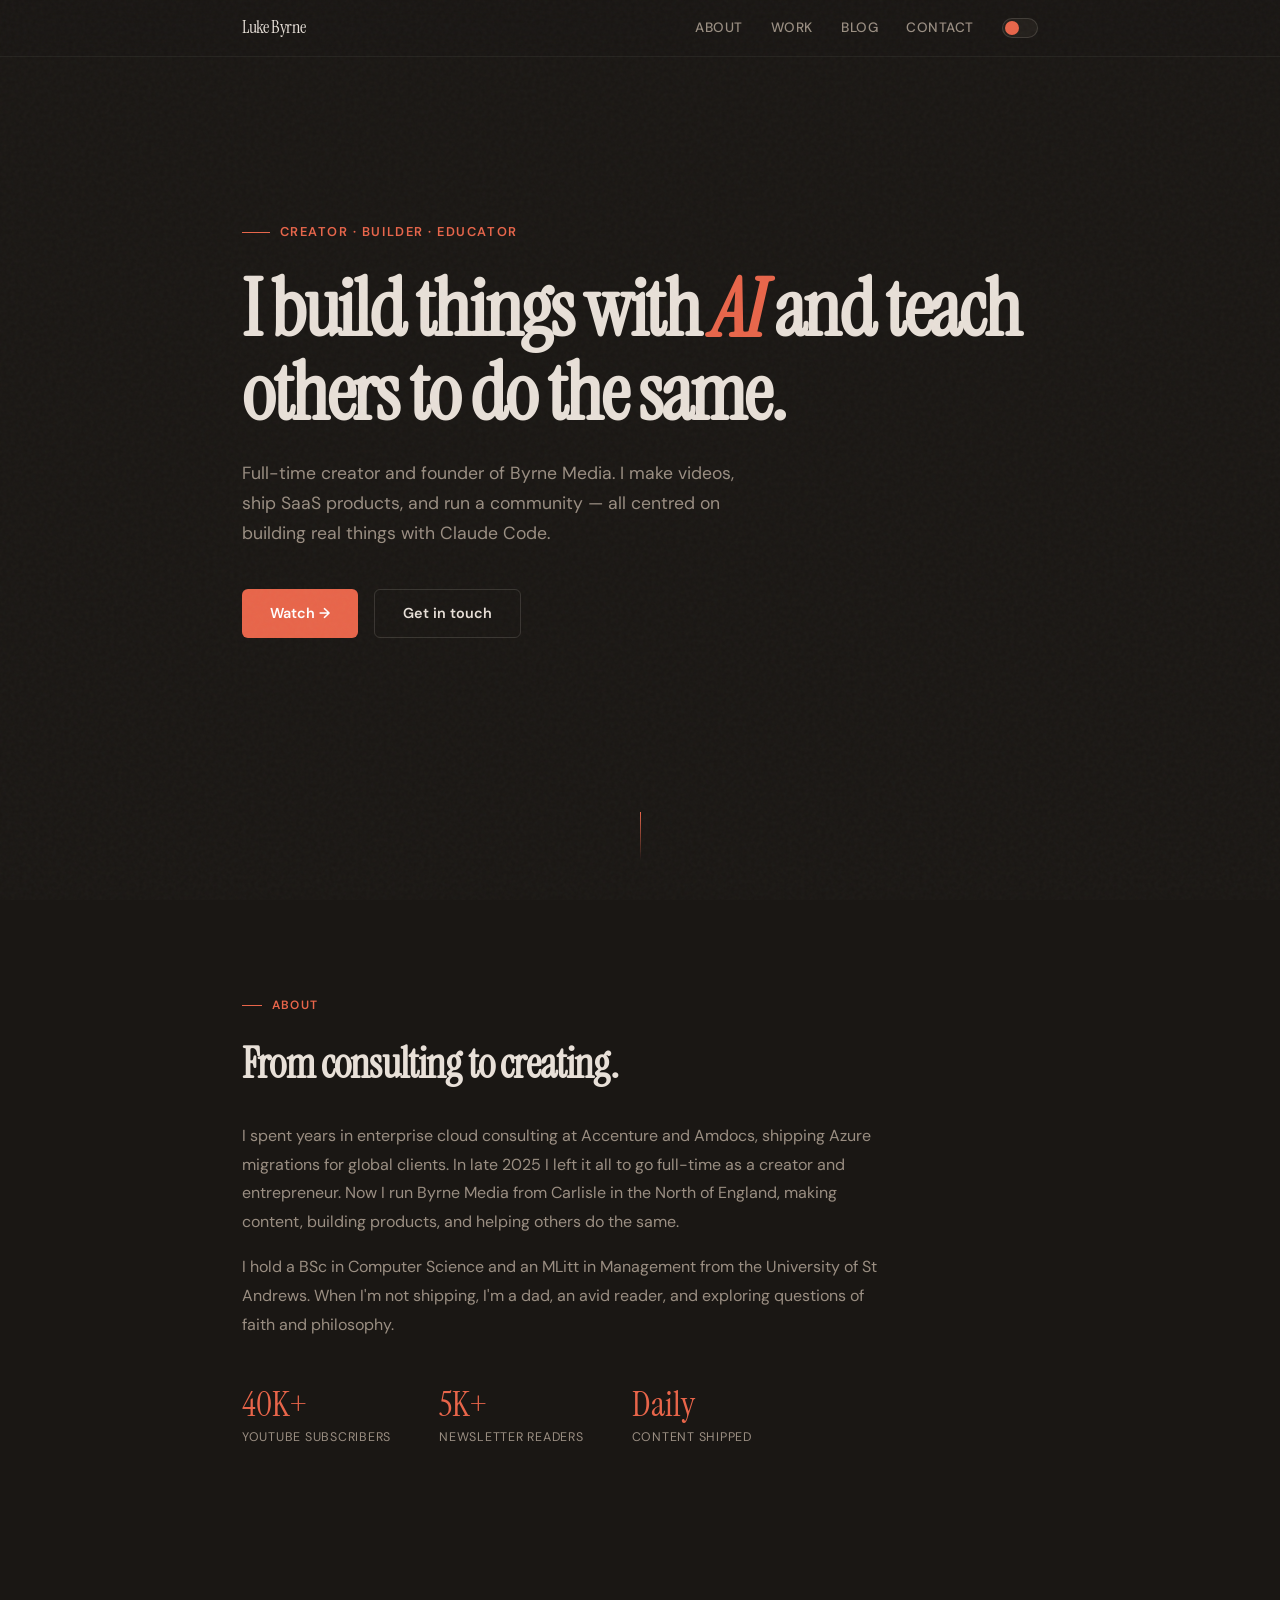
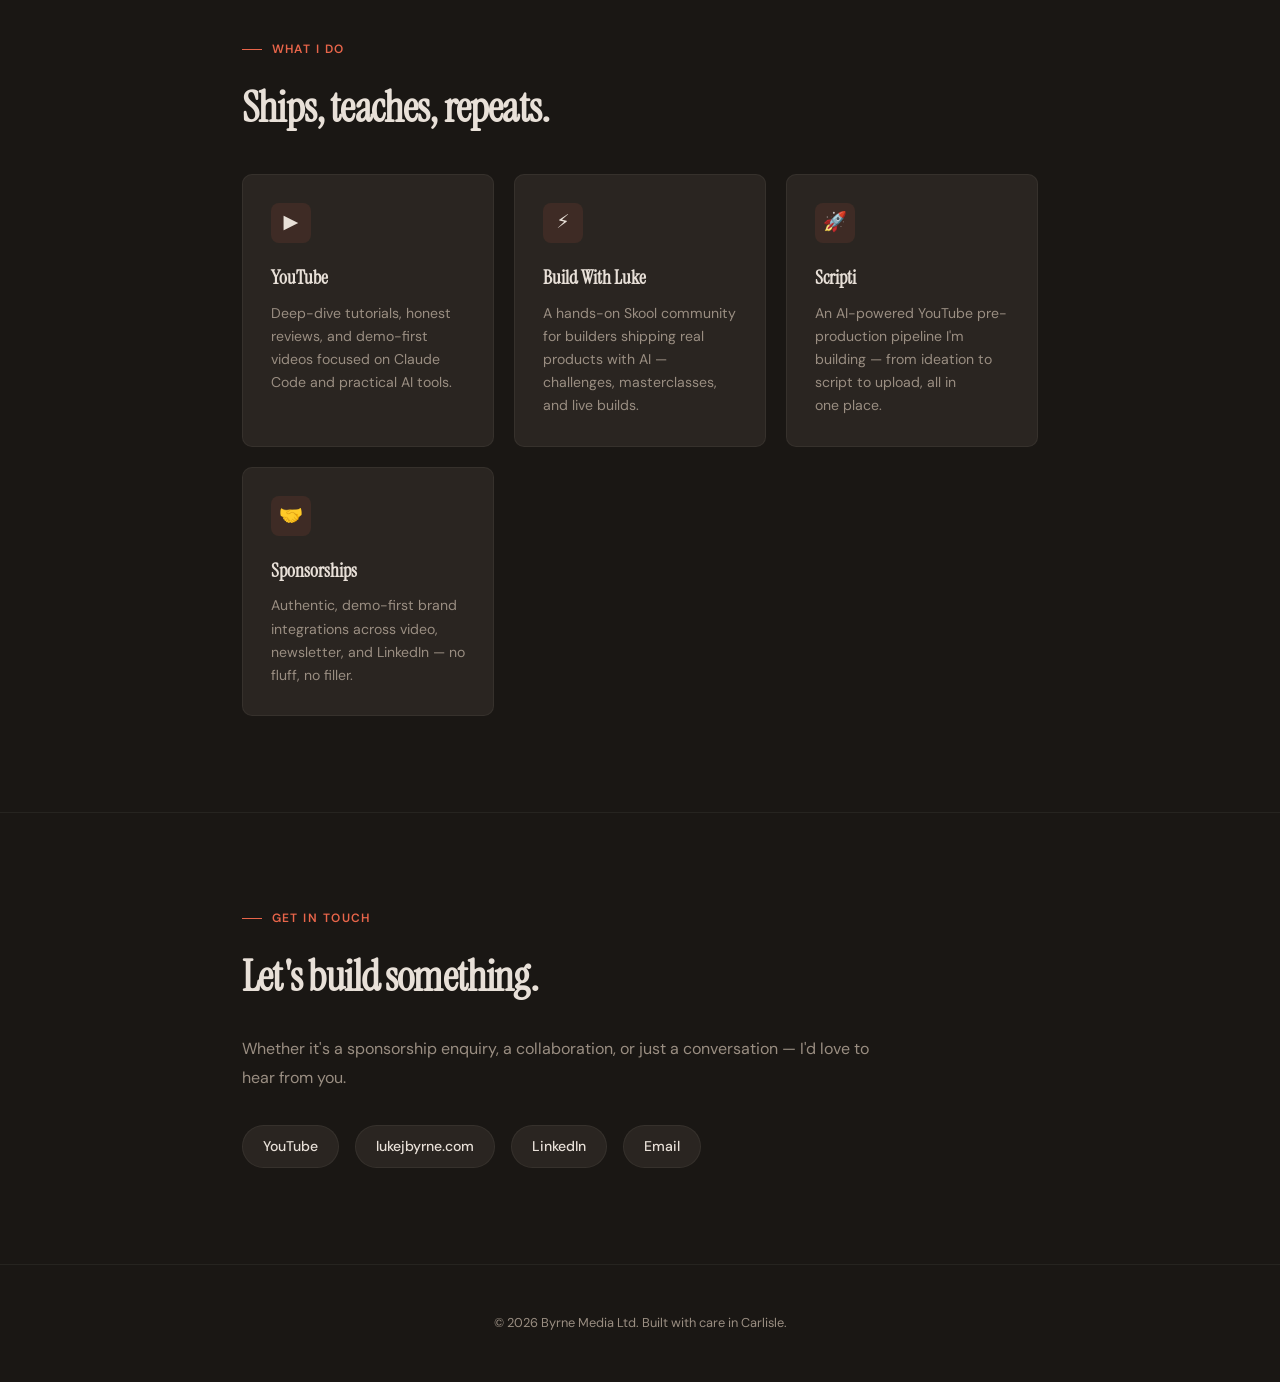
<file: index.html>
<!DOCTYPE html>
<html lang="en">
<head>
  <meta charset="UTF-8">
  <meta name="viewport" content="width=device-width, initial-scale=1.0">
  <title>Luke Byrne — Creator & Builder</title>
  <link href="https://fonts.googleapis.com/css2?family=Instrument+Serif:ital@0;1&family=DM+Sans:wght@400;500;600&display=swap" rel="stylesheet">
  <link rel="stylesheet" href="styles.css">
</head>
<body>

<nav>
  <div class="container">
    <a href="index.html" class="nav-logo">Luke Byrne</a>
    <div class="nav-links">
      <a href="#about">About</a>
      <a href="#work">Work</a>
      <a href="blog.html">Blog</a>
      <a href="#contact">Contact</a>
      <button class="theme-toggle" id="themeToggle" aria-label="Toggle light mode"></button>
    </div>
  </div>
</nav>

<section class="hero">
  <div class="container hero-inner">
    <span class="hero-tag">Creator · Builder · Educator</span>
    <h1>I build things with <em>AI</em> and teach others to do&nbsp;the&nbsp;same.</h1>
    <p class="hero-sub">Full-time creator and founder of Byrne Media. I make videos, ship SaaS products, and run a community — all centred on building real things with Claude&nbsp;Code.</p>
    <div class="hero-ctas">
      <a href="https://youtube.com/@AI_LUKE" target="_blank" class="btn btn-primary">Watch →</a>
      <a href="#contact" class="btn btn-outline">Get in touch</a>
    </div>
  </div>
  <div class="scroll-line"></div>
</section>

<section id="about">
  <div class="container fade">
    <span class="section-tag">About</span>
    <h2>From consulting to creating.</h2>
    <p class="about-text">I spent years in enterprise cloud consulting at Accenture and Amdocs, shipping Azure migrations for global clients. In late 2025 I left it all to go full-time as a creator and entrepreneur. Now I run Byrne Media from Carlisle in the North of England, making content, building products, and helping others do the same.</p>
    <p class="about-text">I hold a BSc in Computer Science and an MLitt in Management from the University of St Andrews. When I'm not shipping, I'm a dad, an avid reader, and exploring questions of faith and philosophy.</p>
    <div class="stats">
      <div><div class="stat-num">40K+</div><div class="stat-label">YouTube Subscribers</div></div>
      <div><div class="stat-num">5K+</div><div class="stat-label">Newsletter Readers</div></div>
      <div><div class="stat-num">Daily</div><div class="stat-label">Content Shipped</div></div>
    </div>
  </div>
</section>

<section id="work">
  <div class="container fade">
    <span class="section-tag">What I Do</span>
    <h2>Ships, teaches, repeats.</h2>
    <div class="cards">
      <div class="card">
        <div class="card-icon">▶</div>
        <h3>YouTube</h3>
        <p>Deep-dive tutorials, honest reviews, and demo-first videos focused on Claude Code and practical AI&nbsp;tools.</p>
      </div>
      <div class="card">
        <div class="card-icon">⚡</div>
        <h3>Build With Luke</h3>
        <p>A hands-on Skool community for builders shipping real products with AI — challenges, masterclasses, and live&nbsp;builds.</p>
      </div>
      <div class="card">
        <div class="card-icon">🚀</div>
        <h3>Scripti</h3>
        <p>An AI-powered YouTube pre-production pipeline I'm building — from ideation to script to upload, all in one&nbsp;place.</p>
      </div>
      <div class="card">
        <div class="card-icon">🤝</div>
        <h3>Sponsorships</h3>
        <p>Authentic, demo-first brand integrations across video, newsletter, and LinkedIn — no fluff, no filler.</p>
      </div>
    </div>
  </div>
</section>

<section id="contact" class="contact-section">
  <div class="container fade">
    <span class="section-tag">Get in Touch</span>
    <h2>Let's build something.</h2>
    <p class="about-text">Whether it's a sponsorship enquiry, a collaboration, or just a conversation — I'd love to hear from you.</p>
    <div class="contact-links">
      <a href="https://youtube.com/@AI_LUKE" target="_blank" class="contact-pill">YouTube</a>
      <a href="https://lukejbyrne.com" target="_blank" class="contact-pill">lukejbyrne.com</a>
      <a href="https://linkedin.com" target="_blank" class="contact-pill">LinkedIn</a>
      <a href="mailto:luke@byrnemedia.co.uk" class="contact-pill">Email</a>
    </div>
  </div>
</section>

<footer>
  <div class="container">
    <p>© 2026 Byrne Media Ltd. Built with care in Carlisle.</p>
  </div>
</footer>

<script src="script.js"></script>
</body>
</html>
</file>
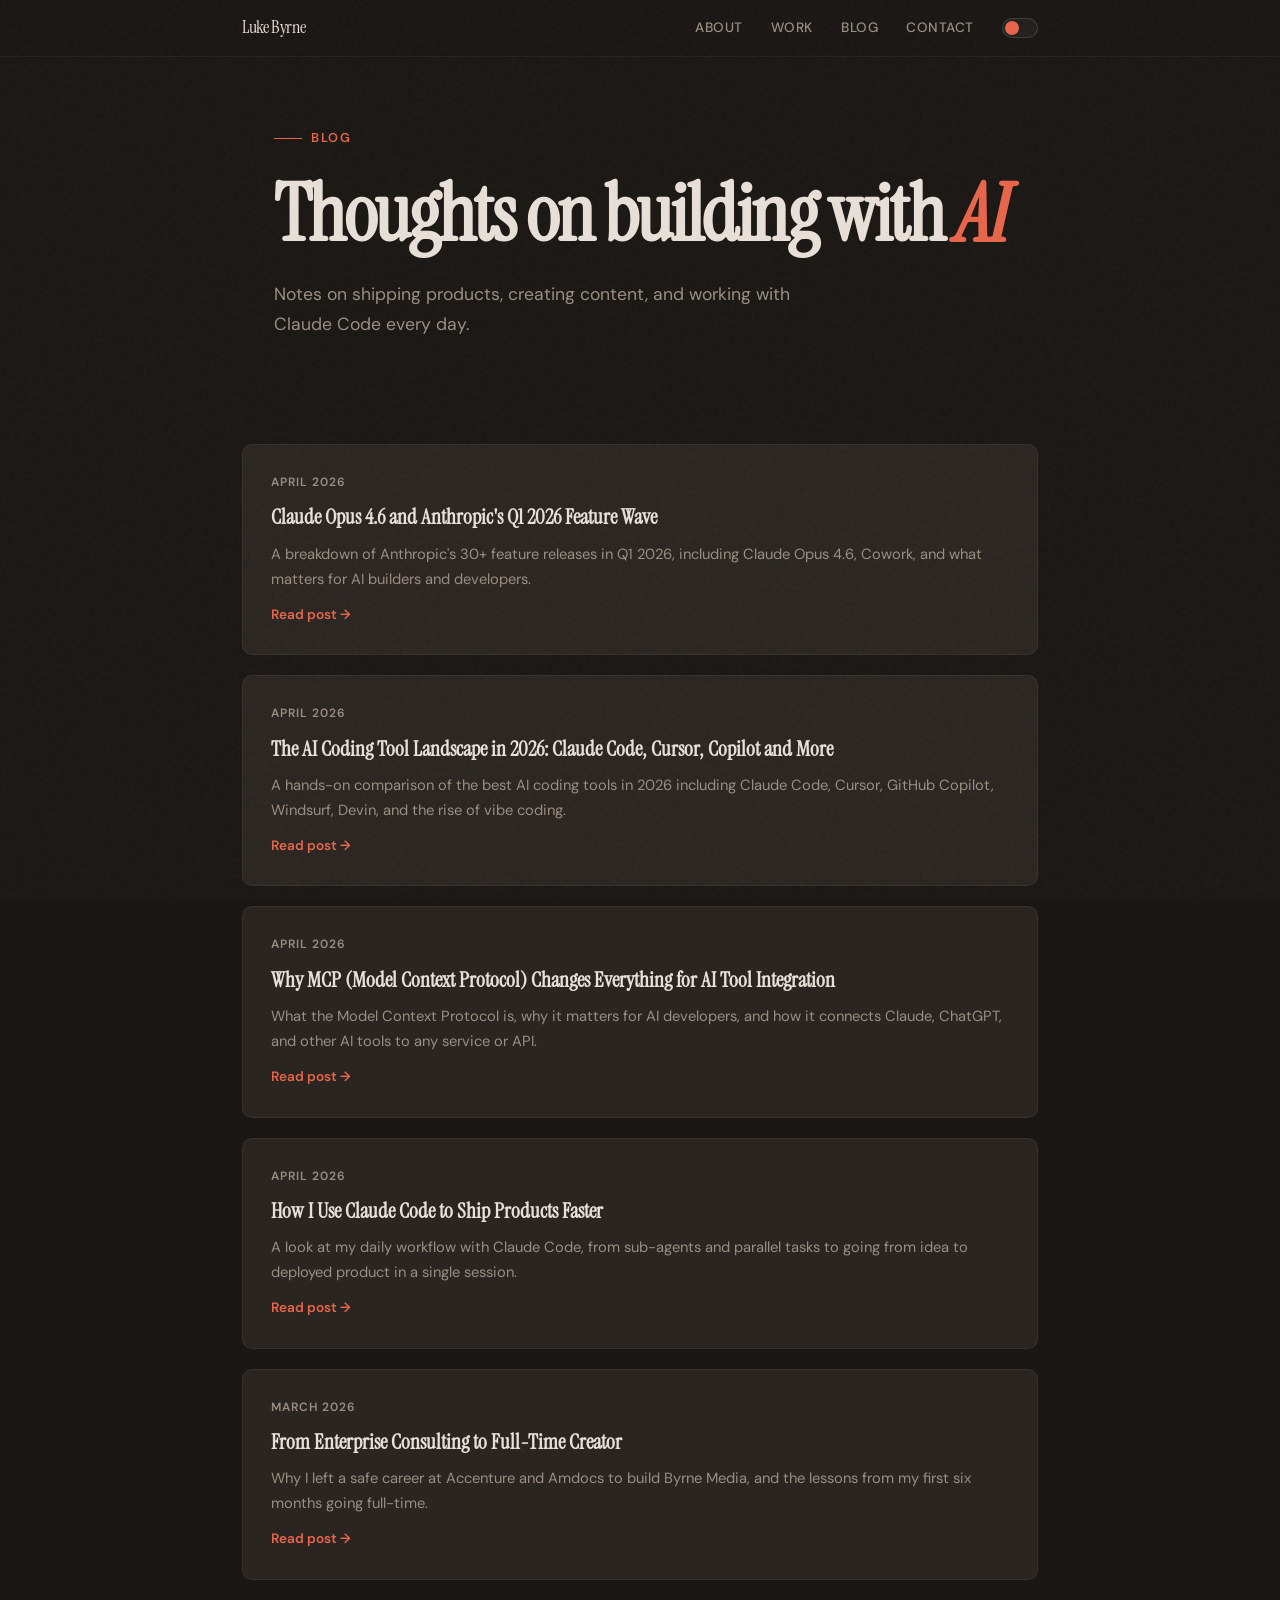
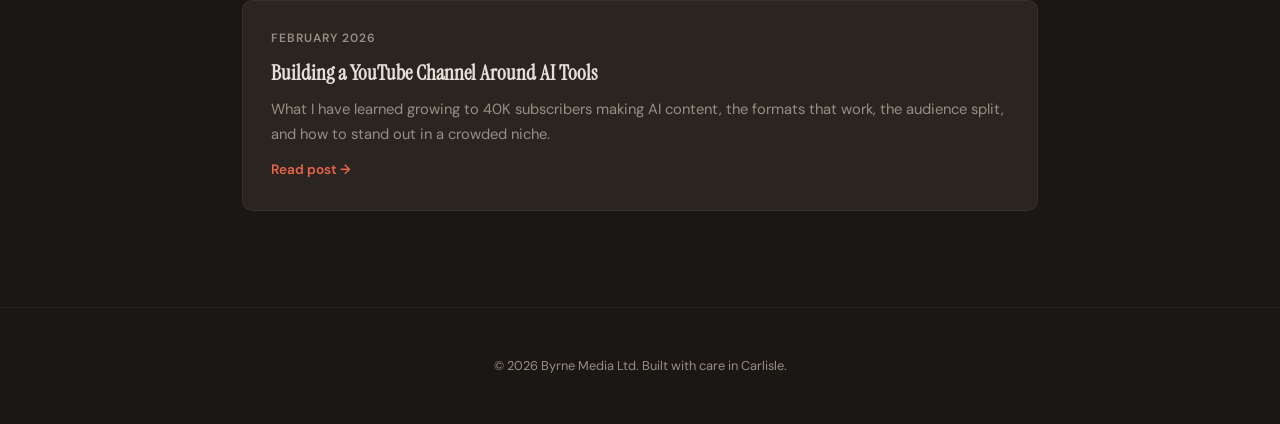
<file: blog.html>
<!DOCTYPE html>
<html lang="en">
<head>
  <meta charset="UTF-8">
  <meta name="viewport" content="width=device-width, initial-scale=1.0">
  <title>Blog | AI Tools, Claude Code, and Creator Insights | Luke Byrne</title>
  <meta name="description" content="Articles on AI coding tools, Claude Code workflows, MCP integrations, and building a creator business. Written by Luke Byrne of Build with Luke.">
  <link href="https://fonts.googleapis.com/css2?family=Instrument+Serif:ital@0;1&family=DM+Sans:wght@400;500;600&display=swap" rel="stylesheet">
  <link rel="stylesheet" href="styles.css">
</head>
<body>

<nav>
  <div class="container">
    <a href="index.html" class="nav-logo">Luke Byrne</a>
    <div class="nav-links">
      <a href="index.html#about">About</a>
      <a href="index.html#work">Work</a>
      <a href="blog.html">Blog</a>
      <a href="index.html#contact">Contact</a>
      <button class="theme-toggle" id="themeToggle" aria-label="Toggle light mode"></button>
    </div>
  </div>
</nav>

<section class="hero" style="min-height:auto;padding-top:8rem;padding-bottom:2rem">
  <div class="container">
    <span class="hero-tag">Blog</span>
    <h1>Thoughts on building with <em>AI</em></h1>
    <p class="hero-sub">Notes on shipping products, creating content, and working with Claude Code every day.</p>
  </div>
</section>

<section style="padding-top:2rem">
  <div class="container">
    <div class="blog-list">
      <a href="blog/claude-opus-4-6-q1-2026.html" class="blog-card fade">
        <span class="blog-date">April 2026</span>
        <h3>Claude Opus 4.6 and Anthropic's Q1 2026 Feature Wave</h3>
        <p>A breakdown of Anthropic's 30+ feature releases in Q1 2026, including Claude Opus 4.6, Cowork, and what matters for AI builders and developers.</p>
        <span class="blog-read">Read post &rarr;</span>
      </a>
      <a href="blog/ai-coding-tools-landscape-2026.html" class="blog-card fade">
        <span class="blog-date">April 2026</span>
        <h3>The AI Coding Tool Landscape in 2026: Claude Code, Cursor, Copilot and More</h3>
        <p>A hands-on comparison of the best AI coding tools in 2026 including Claude Code, Cursor, GitHub Copilot, Windsurf, Devin, and the rise of vibe coding.</p>
        <span class="blog-read">Read post &rarr;</span>
      </a>
      <a href="blog/mcp-model-context-protocol-explained.html" class="blog-card fade">
        <span class="blog-date">April 2026</span>
        <h3>Why MCP (Model Context Protocol) Changes Everything for AI Tool Integration</h3>
        <p>What the Model Context Protocol is, why it matters for AI developers, and how it connects Claude, ChatGPT, and other AI tools to any service or API.</p>
        <span class="blog-read">Read post &rarr;</span>
      </a>
      <a href="blog/claude-code-ship-faster.html" class="blog-card fade">
        <span class="blog-date">April 2026</span>
        <h3>How I Use Claude Code to Ship Products Faster</h3>
        <p>A look at my daily workflow with Claude Code, from sub-agents and parallel tasks to going from idea to deployed product in a single session.</p>
        <span class="blog-read">Read post &rarr;</span>
      </a>
      <a href="blog/consulting-to-creator.html" class="blog-card fade">
        <span class="blog-date">March 2026</span>
        <h3>From Enterprise Consulting to Full-Time Creator</h3>
        <p>Why I left a safe career at Accenture and Amdocs to build Byrne Media, and the lessons from my first six months going full-time.</p>
        <span class="blog-read">Read post &rarr;</span>
      </a>
      <a href="blog/building-youtube-channel-ai.html" class="blog-card fade">
        <span class="blog-date">February 2026</span>
        <h3>Building a YouTube Channel Around AI Tools</h3>
        <p>What I have learned growing to 40K subscribers making AI content, the formats that work, the audience split, and how to stand out in a crowded niche.</p>
        <span class="blog-read">Read post &rarr;</span>
      </a>
    </div>
  </div>
</section>

<footer>
  <div class="container">
    <p>&copy; 2026 Byrne Media Ltd. Built with care in Carlisle.</p>
  </div>
</footer>

<script src="script.js"></script>
</body>
</html>
</file>
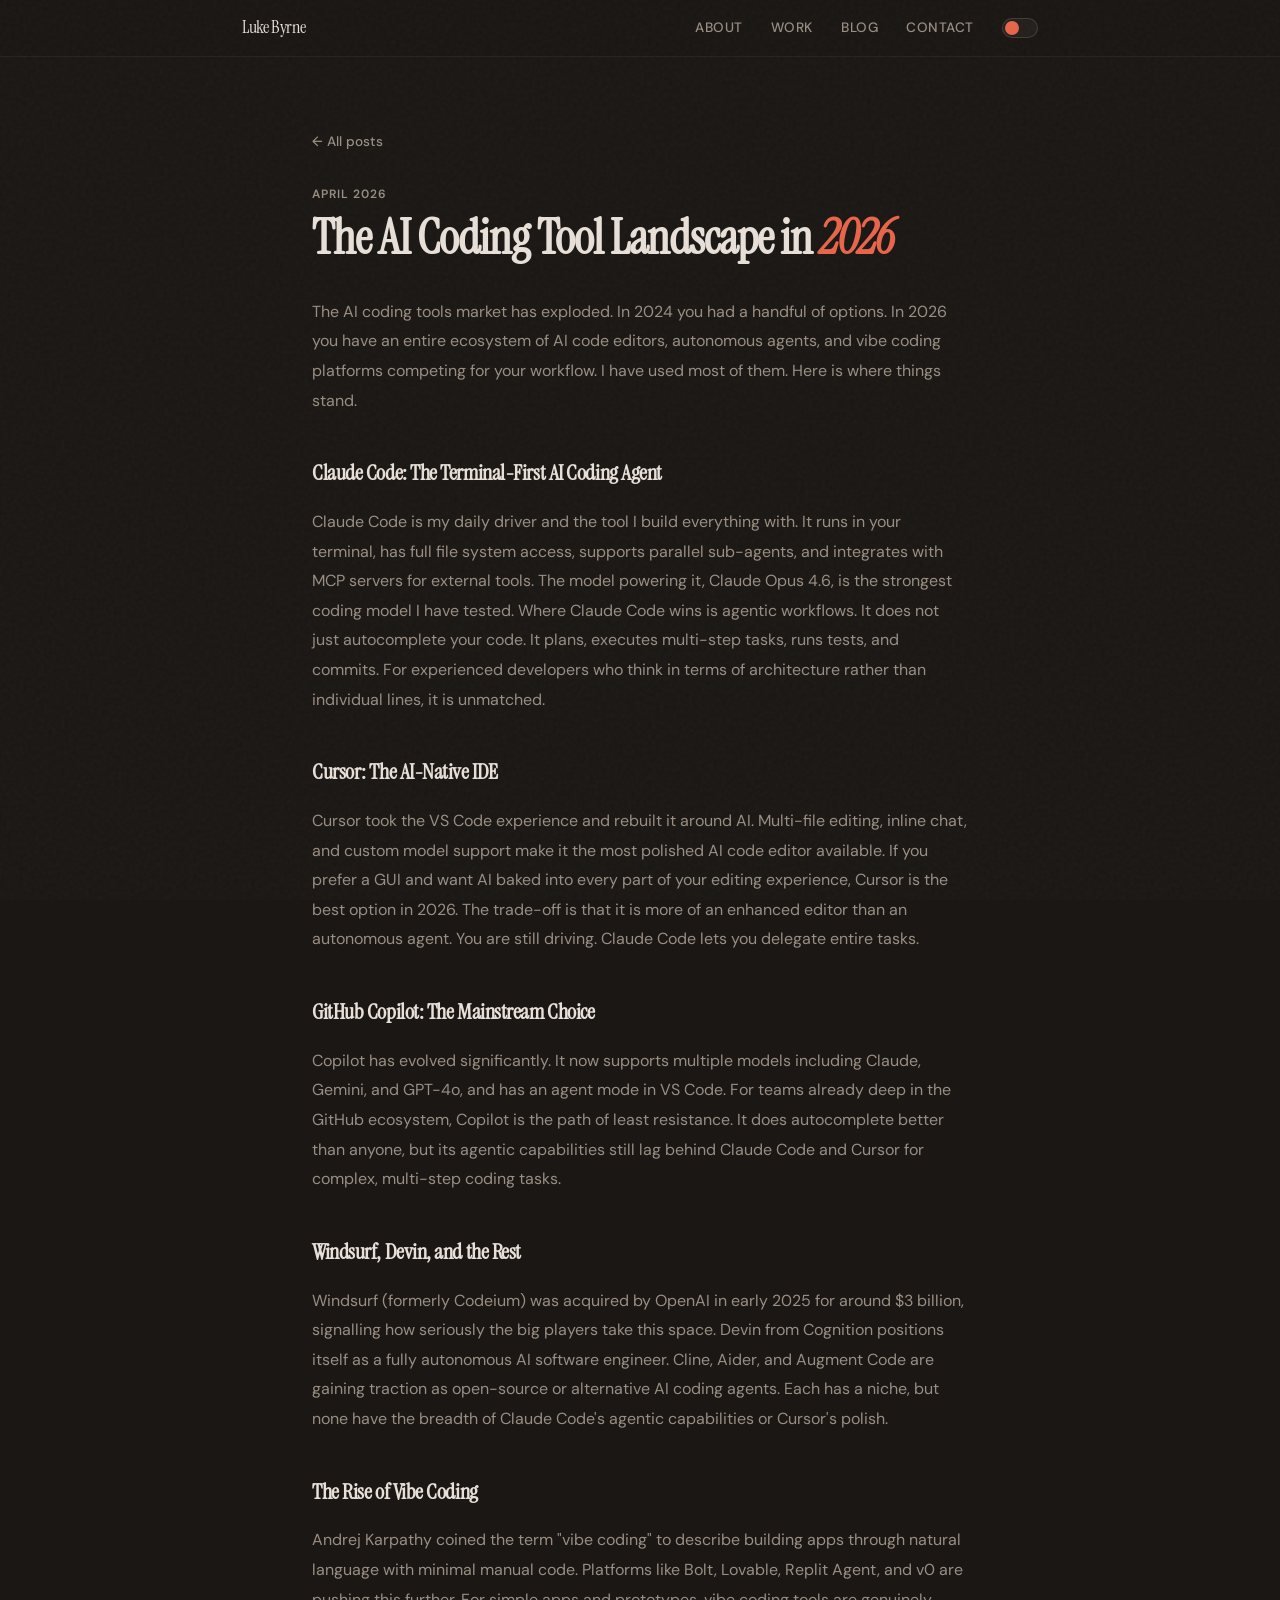
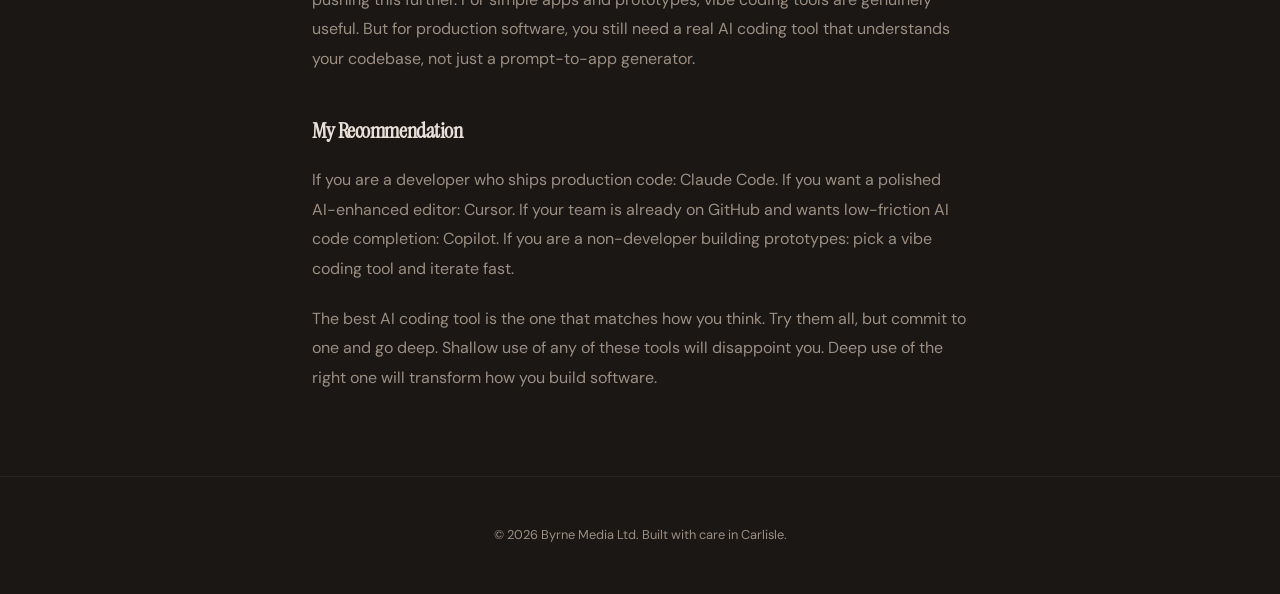
<file: blog/ai-coding-tools-landscape-2026.html>
<!DOCTYPE html>
<html lang="en">
<head>
  <meta charset="UTF-8">
  <meta name="viewport" content="width=device-width, initial-scale=1.0">
  <title>The AI Coding Tool Landscape in 2026: Claude Code, Cursor, Copilot and More | Luke Byrne</title>
  <meta name="description" content="A hands-on comparison of the best AI coding tools in 2026 including Claude Code, Cursor, GitHub Copilot, Windsurf, Devin, and Cline for developers and builders.">
  <link href="https://fonts.googleapis.com/css2?family=Instrument+Serif:ital@0;1&family=DM+Sans:wght@400;500;600&display=swap" rel="stylesheet">
  <link rel="stylesheet" href="../styles.css">
</head>
<body>

<nav>
  <div class="container">
    <a href="../index.html" class="nav-logo">Luke Byrne</a>
    <div class="nav-links">
      <a href="../index.html#about">About</a>
      <a href="../index.html#work">Work</a>
      <a href="../blog.html">Blog</a>
      <a href="../index.html#contact">Contact</a>
      <button class="theme-toggle" id="themeToggle" aria-label="Toggle light mode"></button>
    </div>
  </div>
</nav>

<article class="blog-post">
  <div class="container fade">
    <a href="../blog.html" class="blog-back">&larr; All posts</a>
    <span class="blog-date">April 2026</span>
    <h1 class="blog-title">The AI Coding Tool Landscape in <em>2026</em></h1>

    <p>The AI coding tools market has exploded. In 2024 you had a handful of options. In 2026 you have an entire ecosystem of AI code editors, autonomous agents, and vibe coding platforms competing for your workflow. I have used most of them. Here is where things stand.</p>

    <h2>Claude Code: The Terminal-First AI Coding Agent</h2>
    <p>Claude Code is my daily driver and the tool I build everything with. It runs in your terminal, has full file system access, supports parallel sub-agents, and integrates with MCP servers for external tools. The model powering it, Claude Opus 4.6, is the strongest coding model I have tested. Where Claude Code wins is agentic workflows. It does not just autocomplete your code. It plans, executes multi-step tasks, runs tests, and commits. For experienced developers who think in terms of architecture rather than individual lines, it is unmatched.</p>

    <h2>Cursor: The AI-Native IDE</h2>
    <p>Cursor took the VS Code experience and rebuilt it around AI. Multi-file editing, inline chat, and custom model support make it the most polished AI code editor available. If you prefer a GUI and want AI baked into every part of your editing experience, Cursor is the best option in 2026. The trade-off is that it is more of an enhanced editor than an autonomous agent. You are still driving. Claude Code lets you delegate entire tasks.</p>

    <h2>GitHub Copilot: The Mainstream Choice</h2>
    <p>Copilot has evolved significantly. It now supports multiple models including Claude, Gemini, and GPT-4o, and has an agent mode in VS Code. For teams already deep in the GitHub ecosystem, Copilot is the path of least resistance. It does autocomplete better than anyone, but its agentic capabilities still lag behind Claude Code and Cursor for complex, multi-step coding tasks.</p>

    <h2>Windsurf, Devin, and the Rest</h2>
    <p>Windsurf (formerly Codeium) was acquired by OpenAI in early 2025 for around $3 billion, signalling how seriously the big players take this space. Devin from Cognition positions itself as a fully autonomous AI software engineer. Cline, Aider, and Augment Code are gaining traction as open-source or alternative AI coding agents. Each has a niche, but none have the breadth of Claude Code's agentic capabilities or Cursor's polish.</p>

    <h2>The Rise of Vibe Coding</h2>
    <p>Andrej Karpathy coined the term "vibe coding" to describe building apps through natural language with minimal manual code. Platforms like Bolt, Lovable, Replit Agent, and v0 are pushing this further. For simple apps and prototypes, vibe coding tools are genuinely useful. But for production software, you still need a real AI coding tool that understands your codebase, not just a prompt-to-app generator.</p>

    <h2>My Recommendation</h2>
    <p>If you are a developer who ships production code: Claude Code. If you want a polished AI-enhanced editor: Cursor. If your team is already on GitHub and wants low-friction AI code completion: Copilot. If you are a non-developer building prototypes: pick a vibe coding tool and iterate fast.</p>

    <p>The best AI coding tool is the one that matches how you think. Try them all, but commit to one and go deep. Shallow use of any of these tools will disappoint you. Deep use of the right one will transform how you build software.</p>
  </div>
</article>

<footer>
  <div class="container">
    <p>&copy; 2026 Byrne Media Ltd. Built with care in Carlisle.</p>
  </div>
</footer>

<script src="../script.js"></script>
</body>
</html>
</file>
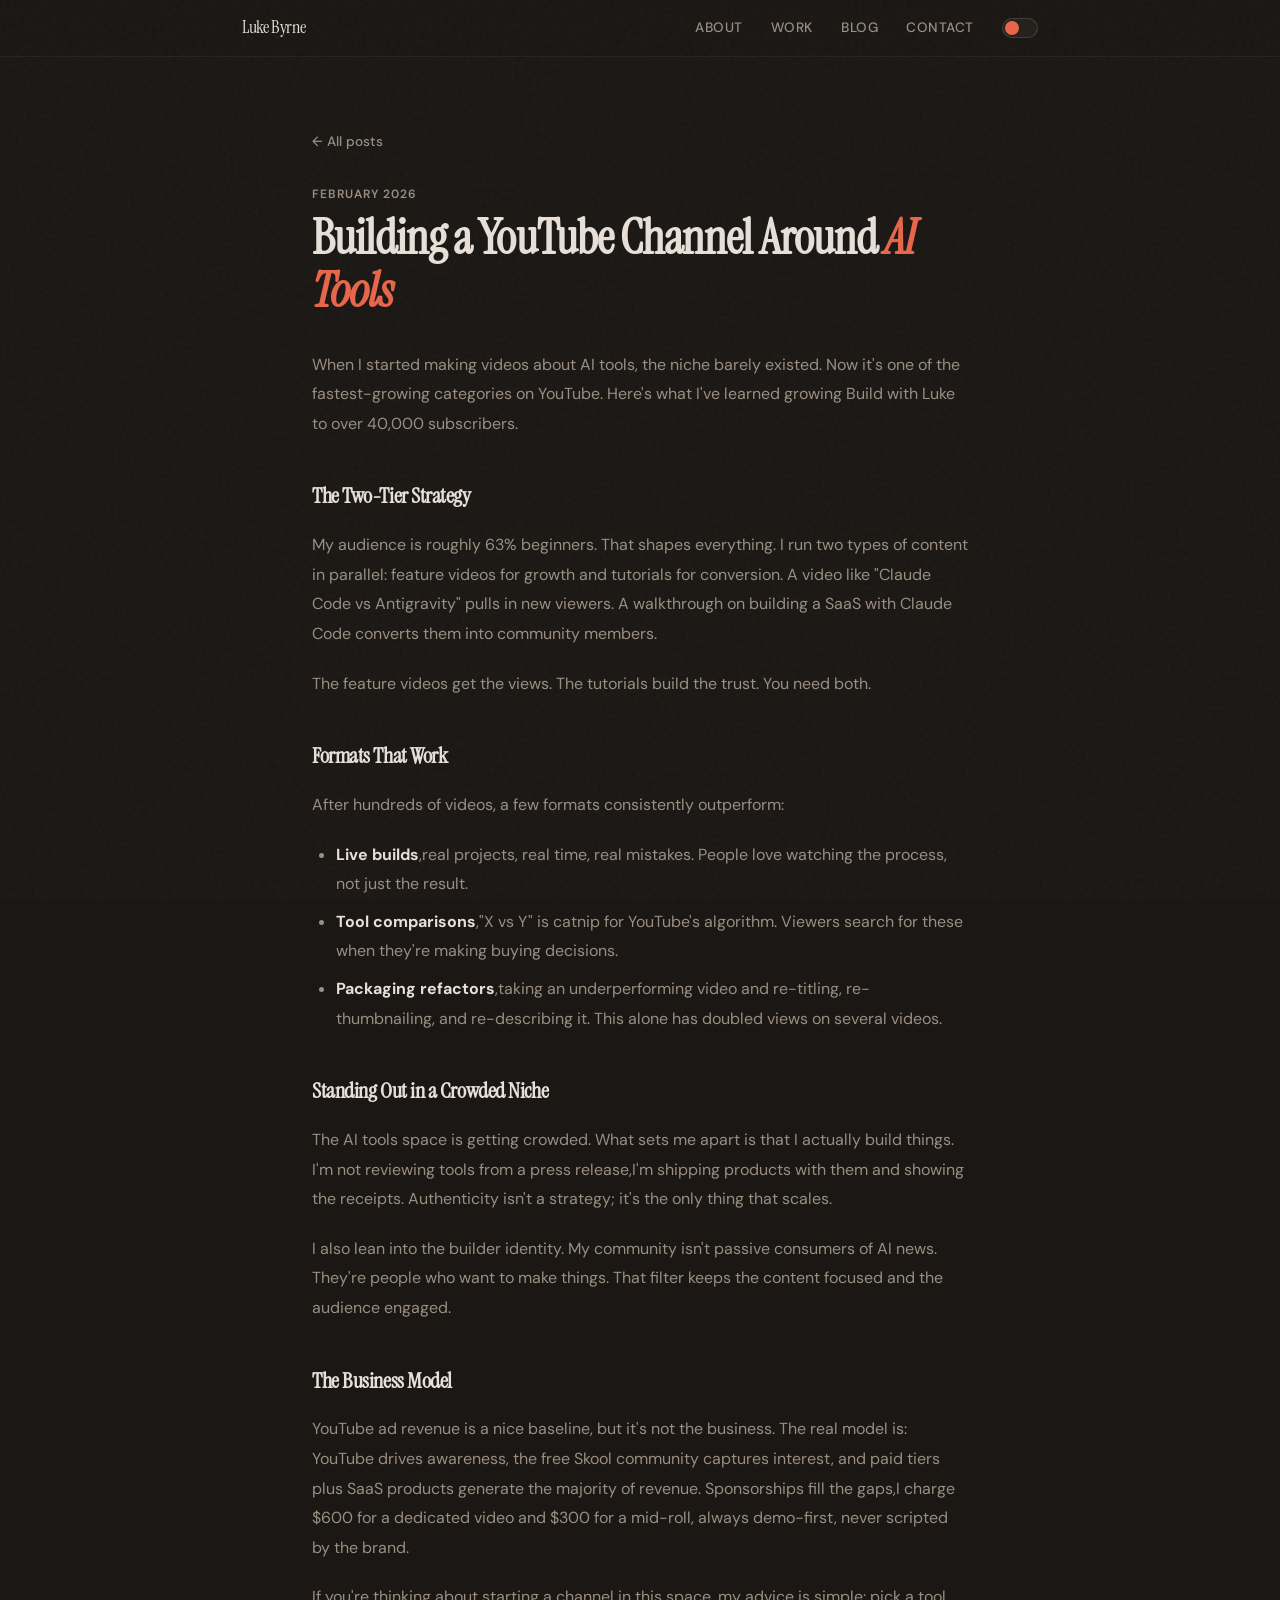
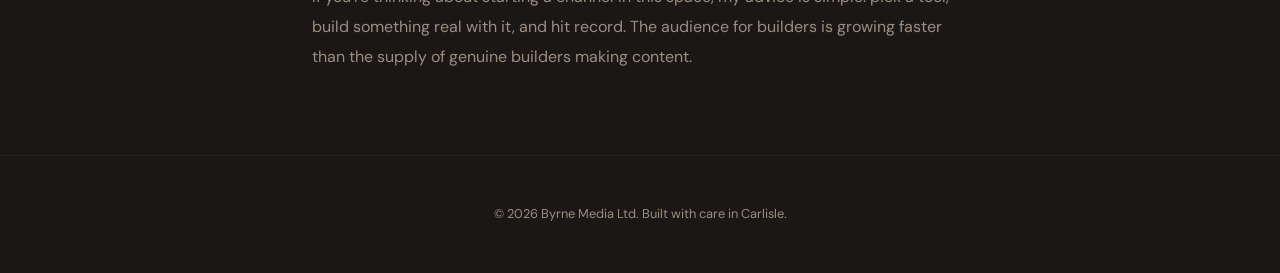
<file: blog/building-youtube-channel-ai.html>
<!DOCTYPE html>
<html lang="en">
<head>
  <meta charset="UTF-8">
  <meta name="viewport" content="width=device-width, initial-scale=1.0">
  <title>How to Build a YouTube Channel Around AI Tools in 2026 | Luke Byrne</title>
  <meta name="description" content="How I grew Build with Luke to 40K YouTube subscribers making AI tool content. Content strategy, video formats, sponsorships, and the Skool community business model.">
  <link href="https://fonts.googleapis.com/css2?family=Instrument+Serif:ital@0;1&family=DM+Sans:wght@400;500;600&display=swap" rel="stylesheet">
  <link rel="stylesheet" href="../styles.css">
</head>
<body>

<nav>
  <div class="container">
    <a href="../index.html" class="nav-logo">Luke Byrne</a>
    <div class="nav-links">
      <a href="../index.html#about">About</a>
      <a href="../index.html#work">Work</a>
      <a href="../blog.html">Blog</a>
      <a href="../index.html#contact">Contact</a>
      <button class="theme-toggle" id="themeToggle" aria-label="Toggle light mode"></button>
    </div>
  </div>
</nav>

<article class="blog-post">
  <div class="container fade">
    <a href="../blog.html" class="blog-back">&larr; All posts</a>
    <span class="blog-date">February 2026</span>
    <h1 class="blog-title">Building a YouTube Channel Around <em>AI Tools</em></h1>

    <p>When I started making videos about AI tools, the niche barely existed. Now it's one of the fastest-growing categories on YouTube. Here's what I've learned growing Build with Luke to over 40,000 subscribers.</p>

    <h2>The Two-Tier Strategy</h2>
    <p>My audience is roughly 63% beginners. That shapes everything. I run two types of content in parallel: feature videos for growth and tutorials for conversion. A video like "Claude Code vs Antigravity" pulls in new viewers. A walkthrough on building a SaaS with Claude Code converts them into community members.</p>
    <p>The feature videos get the views. The tutorials build the trust. You need both.</p>

    <h2>Formats That Work</h2>
    <p>After hundreds of videos, a few formats consistently outperform:</p>
    <ul>
      <li><strong>Live builds</strong>,real projects, real time, real mistakes. People love watching the process, not just the result.</li>
      <li><strong>Tool comparisons</strong>,"X vs Y" is catnip for YouTube's algorithm. Viewers search for these when they're making buying decisions.</li>
      <li><strong>Packaging refactors</strong>,taking an underperforming video and re-titling, re-thumbnailing, and re-describing it. This alone has doubled views on several videos.</li>
    </ul>

    <h2>Standing Out in a Crowded Niche</h2>
    <p>The AI tools space is getting crowded. What sets me apart is that I actually build things. I'm not reviewing tools from a press release,I'm shipping products with them and showing the receipts. Authenticity isn't a strategy; it's the only thing that scales.</p>
    <p>I also lean into the builder identity. My community isn't passive consumers of AI news. They're people who want to make things. That filter keeps the content focused and the audience engaged.</p>

    <h2>The Business Model</h2>
    <p>YouTube ad revenue is a nice baseline, but it's not the business. The real model is: YouTube drives awareness, the free Skool community captures interest, and paid tiers plus SaaS products generate the majority of revenue. Sponsorships fill the gaps,I charge $600 for a dedicated video and $300 for a mid-roll, always demo-first, never scripted by the brand.</p>

    <p>If you're thinking about starting a channel in this space, my advice is simple: pick a tool, build something real with it, and hit record. The audience for builders is growing faster than the supply of genuine builders making content.</p>
  </div>
</article>

<footer>
  <div class="container">
    <p>&copy; 2026 Byrne Media Ltd. Built with care in Carlisle.</p>
  </div>
</footer>

<script src="../script.js"></script>
</body>
</html>
</file>
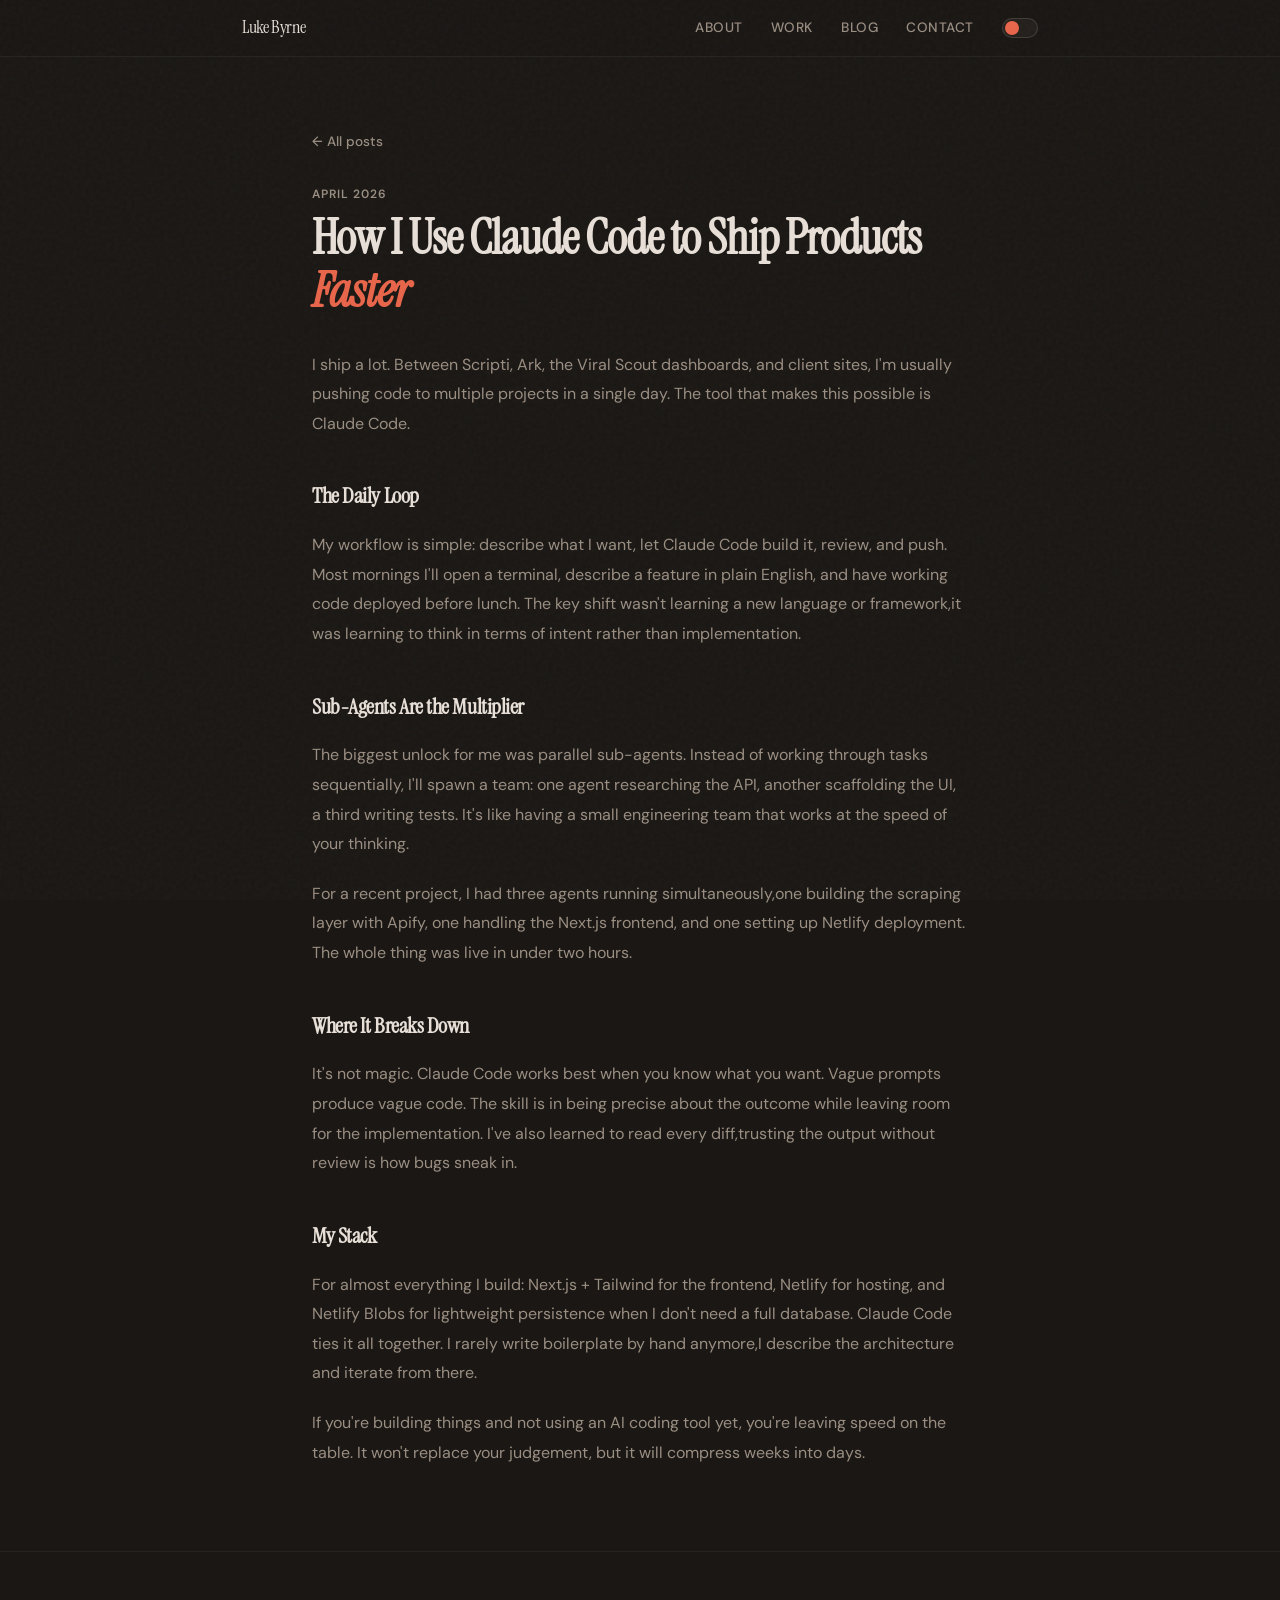
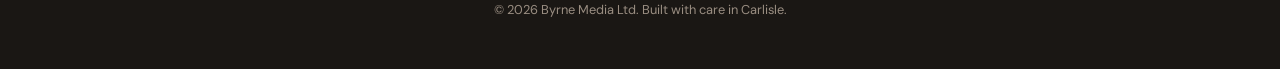
<file: blog/claude-code-ship-faster.html>
<!DOCTYPE html>
<html lang="en">
<head>
  <meta charset="UTF-8">
  <meta name="viewport" content="width=device-width, initial-scale=1.0">
  <title>How I Use Claude Code to Ship Products Faster | AI Coding Workflow | Luke Byrne</title>
  <meta name="description" content="My daily Claude Code workflow for shipping SaaS products fast. Sub-agents, parallel tasks, Next.js, Tailwind, and Netlify deployment in a single session.">
  <link href="https://fonts.googleapis.com/css2?family=Instrument+Serif:ital@0;1&family=DM+Sans:wght@400;500;600&display=swap" rel="stylesheet">
  <link rel="stylesheet" href="../styles.css">
</head>
<body>

<nav>
  <div class="container">
    <a href="../index.html" class="nav-logo">Luke Byrne</a>
    <div class="nav-links">
      <a href="../index.html#about">About</a>
      <a href="../index.html#work">Work</a>
      <a href="../blog.html">Blog</a>
      <a href="../index.html#contact">Contact</a>
      <button class="theme-toggle" id="themeToggle" aria-label="Toggle light mode"></button>
    </div>
  </div>
</nav>

<article class="blog-post">
  <div class="container fade">
    <a href="../blog.html" class="blog-back">&larr; All posts</a>
    <span class="blog-date">April 2026</span>
    <h1 class="blog-title">How I Use Claude Code to Ship Products <em>Faster</em></h1>

    <p>I ship a lot. Between Scripti, Ark, the Viral Scout dashboards, and client sites, I'm usually pushing code to multiple projects in a single day. The tool that makes this possible is Claude Code.</p>

    <h2>The Daily Loop</h2>
    <p>My workflow is simple: describe what I want, let Claude Code build it, review, and push. Most mornings I'll open a terminal, describe a feature in plain English, and have working code deployed before lunch. The key shift wasn't learning a new language or framework,it was learning to think in terms of intent rather than implementation.</p>

    <h2>Sub-Agents Are the Multiplier</h2>
    <p>The biggest unlock for me was parallel sub-agents. Instead of working through tasks sequentially, I'll spawn a team: one agent researching the API, another scaffolding the UI, a third writing tests. It's like having a small engineering team that works at the speed of your thinking.</p>
    <p>For a recent project, I had three agents running simultaneously,one building the scraping layer with Apify, one handling the Next.js frontend, and one setting up Netlify deployment. The whole thing was live in under two hours.</p>

    <h2>Where It Breaks Down</h2>
    <p>It's not magic. Claude Code works best when you know what you want. Vague prompts produce vague code. The skill is in being precise about the outcome while leaving room for the implementation. I've also learned to read every diff,trusting the output without review is how bugs sneak in.</p>

    <h2>My Stack</h2>
    <p>For almost everything I build: Next.js + Tailwind for the frontend, Netlify for hosting, and Netlify Blobs for lightweight persistence when I don't need a full database. Claude Code ties it all together. I rarely write boilerplate by hand anymore,I describe the architecture and iterate from there.</p>

    <p>If you're building things and not using an AI coding tool yet, you're leaving speed on the table. It won't replace your judgement, but it will compress weeks into days.</p>
  </div>
</article>

<footer>
  <div class="container">
    <p>&copy; 2026 Byrne Media Ltd. Built with care in Carlisle.</p>
  </div>
</footer>

<script src="../script.js"></script>
</body>
</html>
</file>
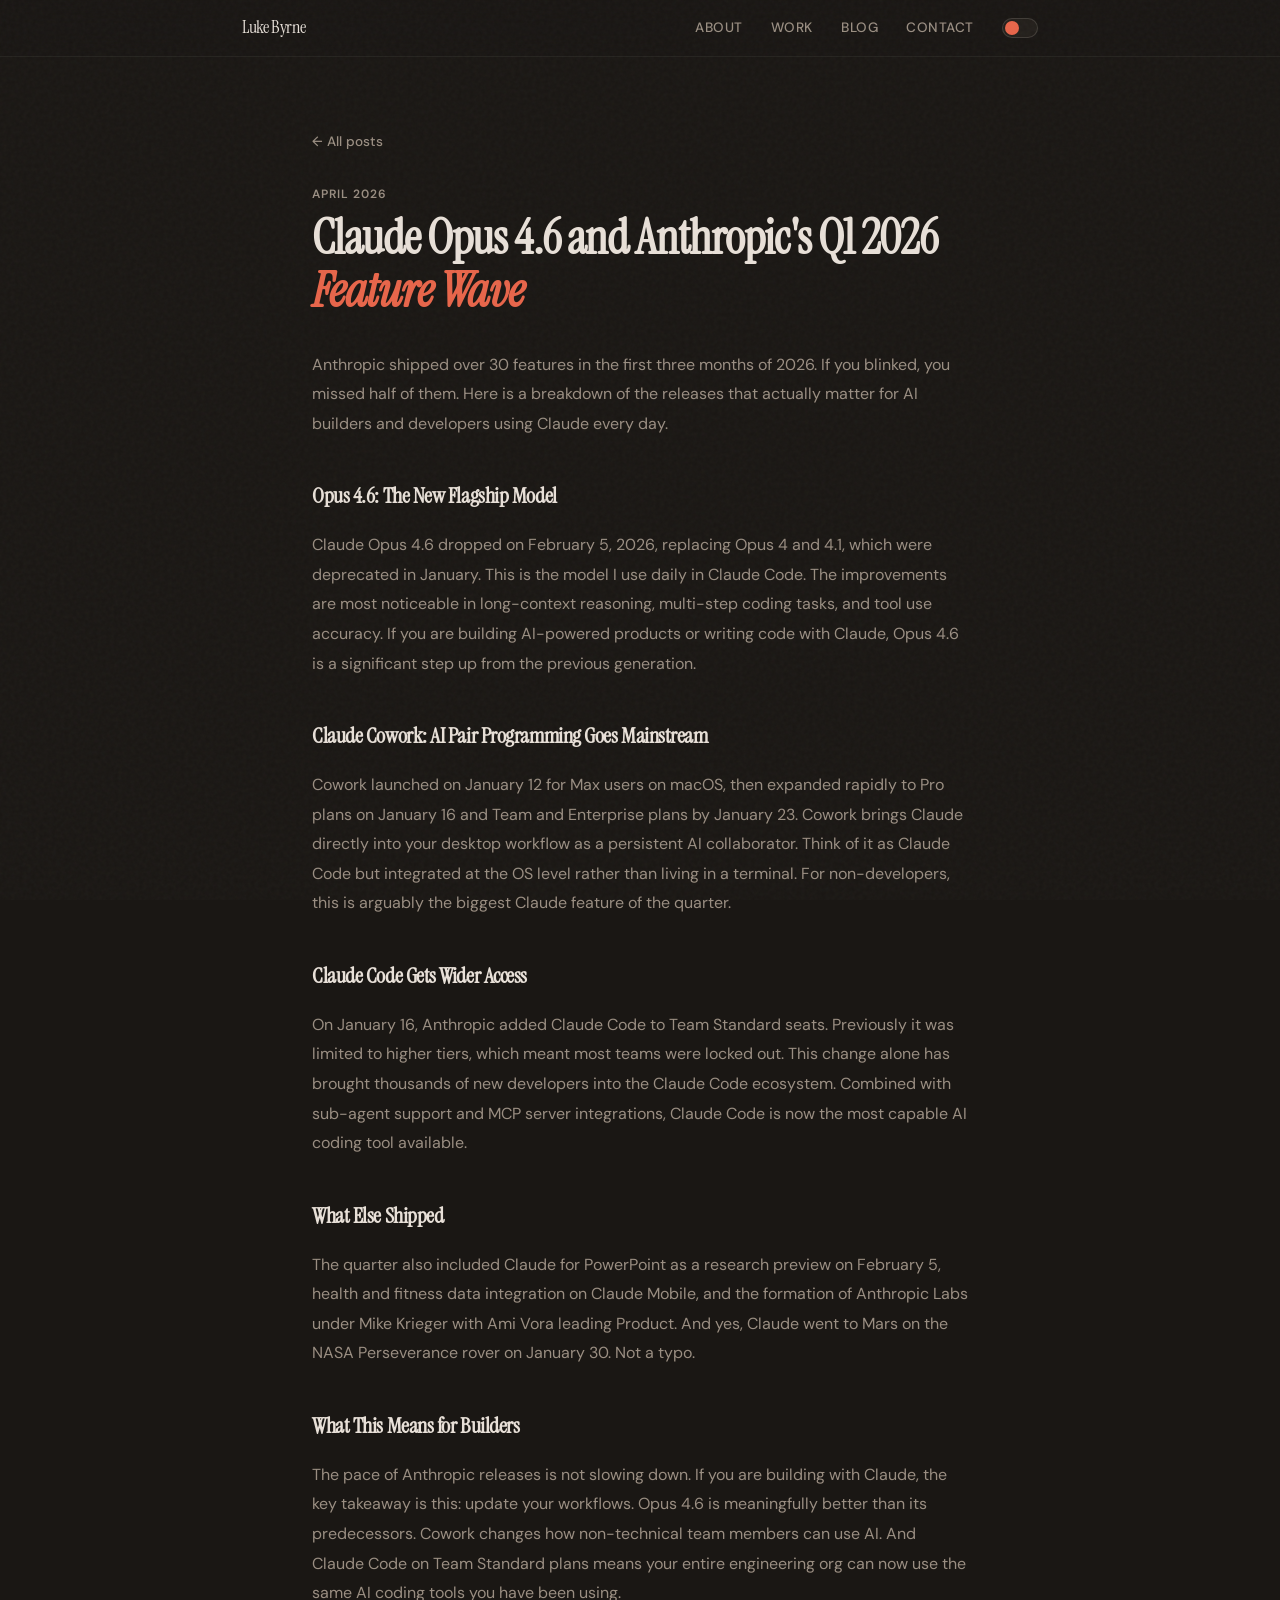
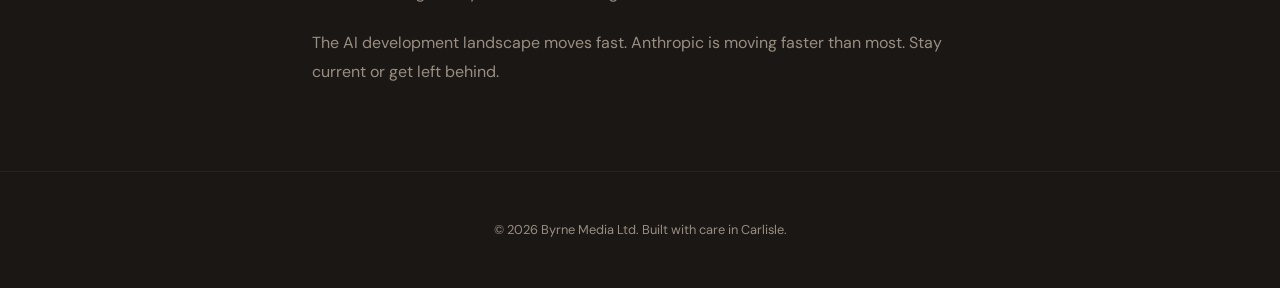
<file: blog/claude-opus-4-6-q1-2026.html>
<!DOCTYPE html>
<html lang="en">
<head>
  <meta charset="UTF-8">
  <meta name="viewport" content="width=device-width, initial-scale=1.0">
  <title>Claude Opus 4.6 and Anthropic's Q1 2026 Feature Wave | Luke Byrne</title>
  <meta name="description" content="A breakdown of Anthropic's 30+ feature releases in Q1 2026, including Claude Opus 4.6, Cowork, and what matters for AI builders and developers.">
  <link href="https://fonts.googleapis.com/css2?family=Instrument+Serif:ital@0;1&family=DM+Sans:wght@400;500;600&display=swap" rel="stylesheet">
  <link rel="stylesheet" href="../styles.css">
</head>
<body>

<nav>
  <div class="container">
    <a href="../index.html" class="nav-logo">Luke Byrne</a>
    <div class="nav-links">
      <a href="../index.html#about">About</a>
      <a href="../index.html#work">Work</a>
      <a href="../blog.html">Blog</a>
      <a href="../index.html#contact">Contact</a>
      <button class="theme-toggle" id="themeToggle" aria-label="Toggle light mode"></button>
    </div>
  </div>
</nav>

<article class="blog-post">
  <div class="container fade">
    <a href="../blog.html" class="blog-back">&larr; All posts</a>
    <span class="blog-date">April 2026</span>
    <h1 class="blog-title">Claude Opus 4.6 and Anthropic's Q1 2026 <em>Feature Wave</em></h1>

    <p>Anthropic shipped over 30 features in the first three months of 2026. If you blinked, you missed half of them. Here is a breakdown of the releases that actually matter for AI builders and developers using Claude every day.</p>

    <h2>Opus 4.6: The New Flagship Model</h2>
    <p>Claude Opus 4.6 dropped on February 5, 2026, replacing Opus 4 and 4.1, which were deprecated in January. This is the model I use daily in Claude Code. The improvements are most noticeable in long-context reasoning, multi-step coding tasks, and tool use accuracy. If you are building AI-powered products or writing code with Claude, Opus 4.6 is a significant step up from the previous generation.</p>

    <h2>Claude Cowork: AI Pair Programming Goes Mainstream</h2>
    <p>Cowork launched on January 12 for Max users on macOS, then expanded rapidly to Pro plans on January 16 and Team and Enterprise plans by January 23. Cowork brings Claude directly into your desktop workflow as a persistent AI collaborator. Think of it as Claude Code but integrated at the OS level rather than living in a terminal. For non-developers, this is arguably the biggest Claude feature of the quarter.</p>

    <h2>Claude Code Gets Wider Access</h2>
    <p>On January 16, Anthropic added Claude Code to Team Standard seats. Previously it was limited to higher tiers, which meant most teams were locked out. This change alone has brought thousands of new developers into the Claude Code ecosystem. Combined with sub-agent support and MCP server integrations, Claude Code is now the most capable AI coding tool available.</p>

    <h2>What Else Shipped</h2>
    <p>The quarter also included Claude for PowerPoint as a research preview on February 5, health and fitness data integration on Claude Mobile, and the formation of Anthropic Labs under Mike Krieger with Ami Vora leading Product. And yes, Claude went to Mars on the NASA Perseverance rover on January 30. Not a typo.</p>

    <h2>What This Means for Builders</h2>
    <p>The pace of Anthropic releases is not slowing down. If you are building with Claude, the key takeaway is this: update your workflows. Opus 4.6 is meaningfully better than its predecessors. Cowork changes how non-technical team members can use AI. And Claude Code on Team Standard plans means your entire engineering org can now use the same AI coding tools you have been using.</p>

    <p>The AI development landscape moves fast. Anthropic is moving faster than most. Stay current or get left behind.</p>
  </div>
</article>

<footer>
  <div class="container">
    <p>&copy; 2026 Byrne Media Ltd. Built with care in Carlisle.</p>
  </div>
</footer>

<script src="../script.js"></script>
</body>
</html>
</file>
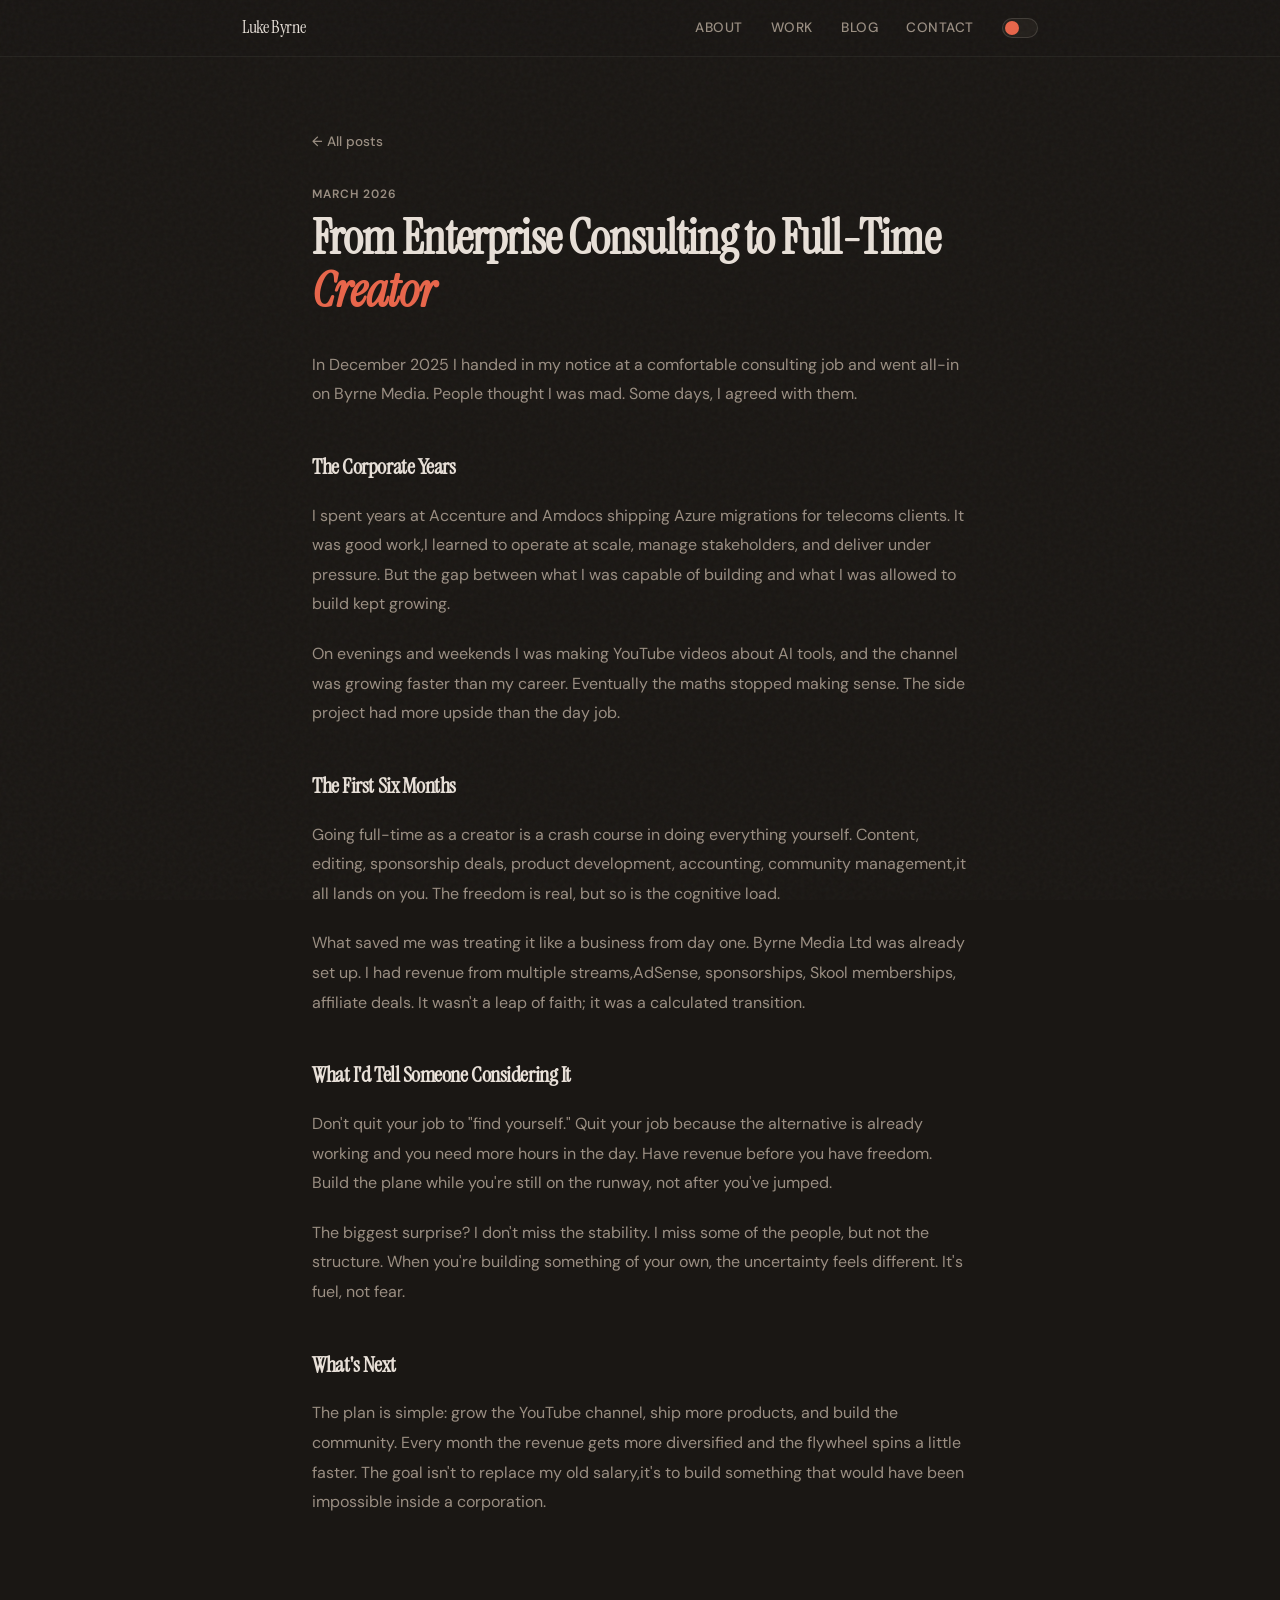
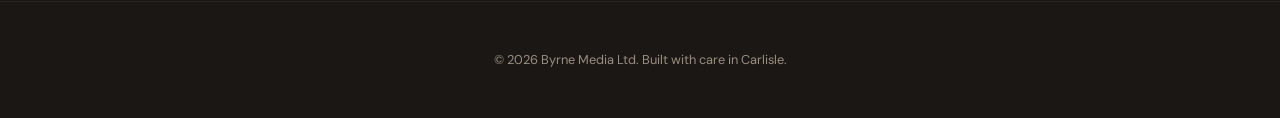
<file: blog/consulting-to-creator.html>
<!DOCTYPE html>
<html lang="en">
<head>
  <meta charset="UTF-8">
  <meta name="viewport" content="width=device-width, initial-scale=1.0">
  <title>From Enterprise Consulting to Full-Time Creator | Quitting My Job for YouTube | Luke Byrne</title>
  <meta name="description" content="Why I left Accenture and Amdocs to become a full-time AI YouTube creator. Lessons from six months building Byrne Media, revenue diversification, and the creator economy.">
  <link href="https://fonts.googleapis.com/css2?family=Instrument+Serif:ital@0;1&family=DM+Sans:wght@400;500;600&display=swap" rel="stylesheet">
  <link rel="stylesheet" href="../styles.css">
</head>
<body>

<nav>
  <div class="container">
    <a href="../index.html" class="nav-logo">Luke Byrne</a>
    <div class="nav-links">
      <a href="../index.html#about">About</a>
      <a href="../index.html#work">Work</a>
      <a href="../blog.html">Blog</a>
      <a href="../index.html#contact">Contact</a>
      <button class="theme-toggle" id="themeToggle" aria-label="Toggle light mode"></button>
    </div>
  </div>
</nav>

<article class="blog-post">
  <div class="container fade">
    <a href="../blog.html" class="blog-back">&larr; All posts</a>
    <span class="blog-date">March 2026</span>
    <h1 class="blog-title">From Enterprise Consulting to Full-Time <em>Creator</em></h1>

    <p>In December 2025 I handed in my notice at a comfortable consulting job and went all-in on Byrne Media. People thought I was mad. Some days, I agreed with them.</p>

    <h2>The Corporate Years</h2>
    <p>I spent years at Accenture and Amdocs shipping Azure migrations for telecoms clients. It was good work,I learned to operate at scale, manage stakeholders, and deliver under pressure. But the gap between what I was capable of building and what I was allowed to build kept growing.</p>
    <p>On evenings and weekends I was making YouTube videos about AI tools, and the channel was growing faster than my career. Eventually the maths stopped making sense. The side project had more upside than the day job.</p>

    <h2>The First Six Months</h2>
    <p>Going full-time as a creator is a crash course in doing everything yourself. Content, editing, sponsorship deals, product development, accounting, community management,it all lands on you. The freedom is real, but so is the cognitive load.</p>
    <p>What saved me was treating it like a business from day one. Byrne Media Ltd was already set up. I had revenue from multiple streams,AdSense, sponsorships, Skool memberships, affiliate deals. It wasn't a leap of faith; it was a calculated transition.</p>

    <h2>What I'd Tell Someone Considering It</h2>
    <p>Don't quit your job to "find yourself." Quit your job because the alternative is already working and you need more hours in the day. Have revenue before you have freedom. Build the plane while you're still on the runway, not after you've jumped.</p>
    <p>The biggest surprise? I don't miss the stability. I miss some of the people, but not the structure. When you're building something of your own, the uncertainty feels different. It's fuel, not fear.</p>

    <h2>What's Next</h2>
    <p>The plan is simple: grow the YouTube channel, ship more products, and build the community. Every month the revenue gets more diversified and the flywheel spins a little faster. The goal isn't to replace my old salary,it's to build something that would have been impossible inside a corporation.</p>
  </div>
</article>

<footer>
  <div class="container">
    <p>&copy; 2026 Byrne Media Ltd. Built with care in Carlisle.</p>
  </div>
</footer>

<script src="../script.js"></script>
</body>
</html>
</file>
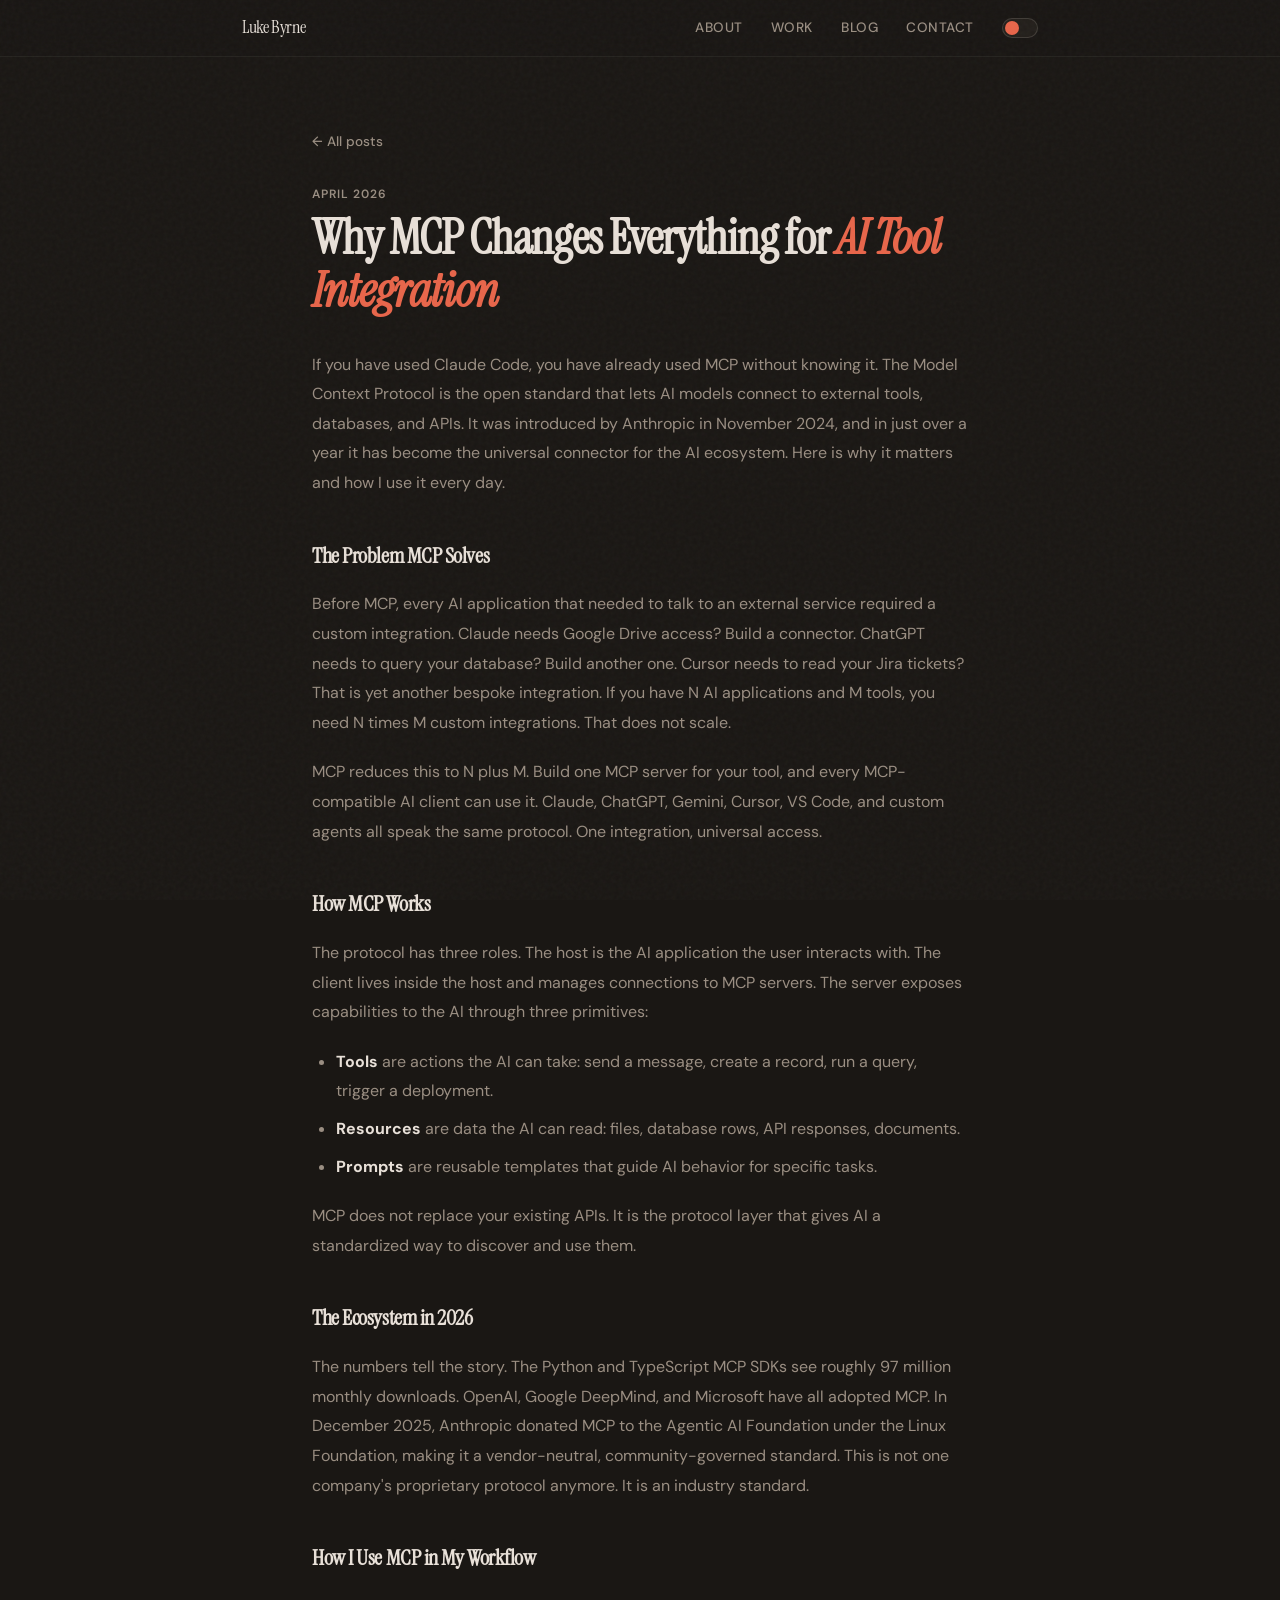
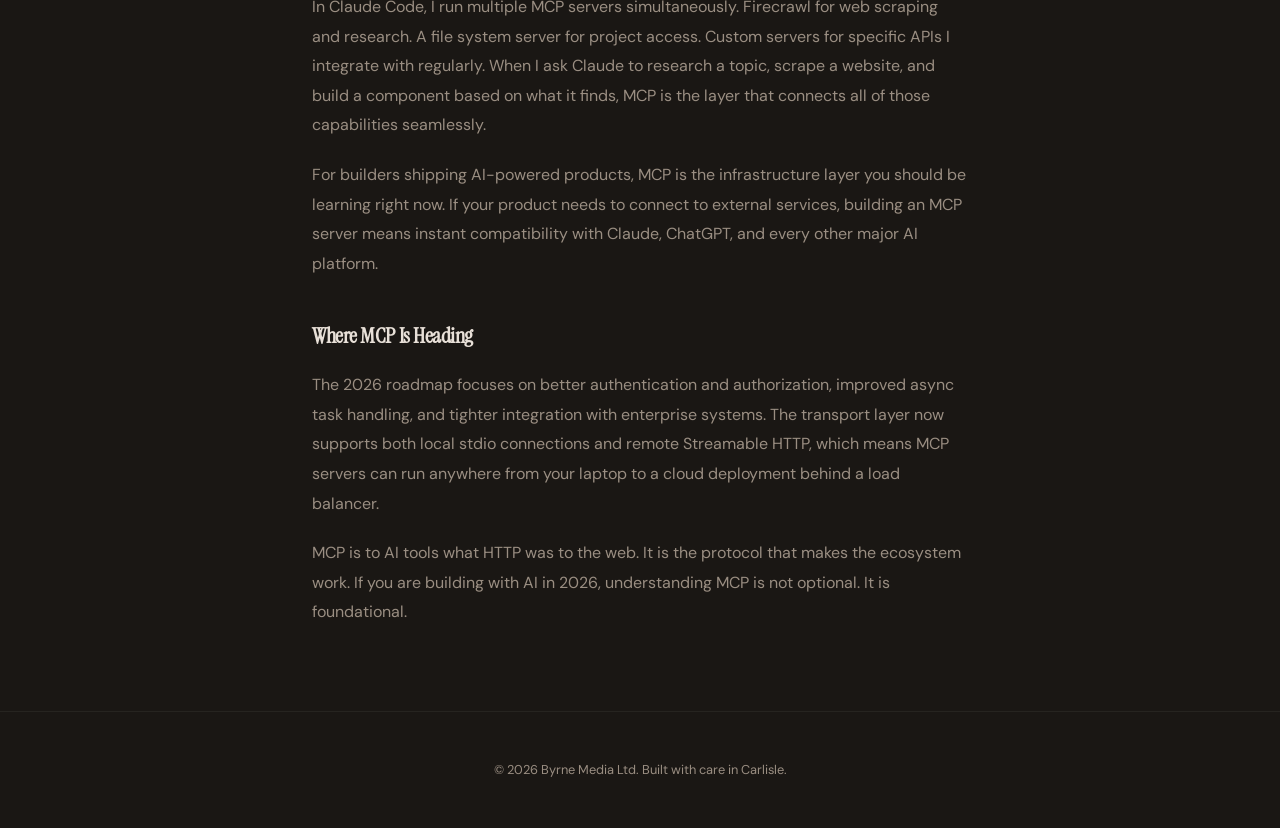
<file: blog/mcp-model-context-protocol-explained.html>
<!DOCTYPE html>
<html lang="en">
<head>
  <meta charset="UTF-8">
  <meta name="viewport" content="width=device-width, initial-scale=1.0">
  <title>Why MCP (Model Context Protocol) Changes Everything for AI Tool Integration | Luke Byrne</title>
  <meta name="description" content="What the Model Context Protocol (MCP) is, why it matters for AI developers, and how it connects Claude, ChatGPT, and other AI tools to any service or API.">
  <link href="https://fonts.googleapis.com/css2?family=Instrument+Serif:ital@0;1&family=DM+Sans:wght@400;500;600&display=swap" rel="stylesheet">
  <link rel="stylesheet" href="../styles.css">
</head>
<body>

<nav>
  <div class="container">
    <a href="../index.html" class="nav-logo">Luke Byrne</a>
    <div class="nav-links">
      <a href="../index.html#about">About</a>
      <a href="../index.html#work">Work</a>
      <a href="../blog.html">Blog</a>
      <a href="../index.html#contact">Contact</a>
      <button class="theme-toggle" id="themeToggle" aria-label="Toggle light mode"></button>
    </div>
  </div>
</nav>

<article class="blog-post">
  <div class="container fade">
    <a href="../blog.html" class="blog-back">&larr; All posts</a>
    <span class="blog-date">April 2026</span>
    <h1 class="blog-title">Why MCP Changes Everything for <em>AI Tool Integration</em></h1>

    <p>If you have used Claude Code, you have already used MCP without knowing it. The Model Context Protocol is the open standard that lets AI models connect to external tools, databases, and APIs. It was introduced by Anthropic in November 2024, and in just over a year it has become the universal connector for the AI ecosystem. Here is why it matters and how I use it every day.</p>

    <h2>The Problem MCP Solves</h2>
    <p>Before MCP, every AI application that needed to talk to an external service required a custom integration. Claude needs Google Drive access? Build a connector. ChatGPT needs to query your database? Build another one. Cursor needs to read your Jira tickets? That is yet another bespoke integration. If you have N AI applications and M tools, you need N times M custom integrations. That does not scale.</p>
    <p>MCP reduces this to N plus M. Build one MCP server for your tool, and every MCP-compatible AI client can use it. Claude, ChatGPT, Gemini, Cursor, VS Code, and custom agents all speak the same protocol. One integration, universal access.</p>

    <h2>How MCP Works</h2>
    <p>The protocol has three roles. The host is the AI application the user interacts with. The client lives inside the host and manages connections to MCP servers. The server exposes capabilities to the AI through three primitives:</p>
    <ul>
      <li><strong>Tools</strong> are actions the AI can take: send a message, create a record, run a query, trigger a deployment.</li>
      <li><strong>Resources</strong> are data the AI can read: files, database rows, API responses, documents.</li>
      <li><strong>Prompts</strong> are reusable templates that guide AI behavior for specific tasks.</li>
    </ul>
    <p>MCP does not replace your existing APIs. It is the protocol layer that gives AI a standardized way to discover and use them.</p>

    <h2>The Ecosystem in 2026</h2>
    <p>The numbers tell the story. The Python and TypeScript MCP SDKs see roughly 97 million monthly downloads. OpenAI, Google DeepMind, and Microsoft have all adopted MCP. In December 2025, Anthropic donated MCP to the Agentic AI Foundation under the Linux Foundation, making it a vendor-neutral, community-governed standard. This is not one company's proprietary protocol anymore. It is an industry standard.</p>

    <h2>How I Use MCP in My Workflow</h2>
    <p>In Claude Code, I run multiple MCP servers simultaneously. Firecrawl for web scraping and research. A file system server for project access. Custom servers for specific APIs I integrate with regularly. When I ask Claude to research a topic, scrape a website, and build a component based on what it finds, MCP is the layer that connects all of those capabilities seamlessly.</p>
    <p>For builders shipping AI-powered products, MCP is the infrastructure layer you should be learning right now. If your product needs to connect to external services, building an MCP server means instant compatibility with Claude, ChatGPT, and every other major AI platform.</p>

    <h2>Where MCP Is Heading</h2>
    <p>The 2026 roadmap focuses on better authentication and authorization, improved async task handling, and tighter integration with enterprise systems. The transport layer now supports both local stdio connections and remote Streamable HTTP, which means MCP servers can run anywhere from your laptop to a cloud deployment behind a load balancer.</p>

    <p>MCP is to AI tools what HTTP was to the web. It is the protocol that makes the ecosystem work. If you are building with AI in 2026, understanding MCP is not optional. It is foundational.</p>
  </div>
</article>

<footer>
  <div class="container">
    <p>&copy; 2026 Byrne Media Ltd. Built with care in Carlisle.</p>
  </div>
</footer>

<script src="../script.js"></script>
</body>
</html>
</file>
<file: styles.css>
*,*::before,*::after{margin:0;padding:0;box-sizing:border-box}
:root{
  --bg:#1a1714;
  --surface:#231f1b;
  --card:#2a2521;
  --text:#e8e0d8;
  --muted:#9a8e82;
  --coral:#e8654a;
  --coral-dim:#c4503a;
  --nav-bg:rgba(26,23,20,.8);
  --border:rgba(232,224,216,.06);
  --border-hover:rgba(232,100,74,.25);
  --coral-bg:rgba(232,100,74,.1);
  --outline-border:rgba(232,224,216,.15);
  --serif:'Instrument Serif',Georgia,serif;
  --sans:'DM Sans',system-ui,sans-serif;
}
html.light{
  --bg:#f5f0eb;
  --surface:#ebe5de;
  --card:#fff;
  --text:#1a1714;
  --muted:#6b5f53;
  --coral:#d4513a;
  --coral-dim:#b8432f;
  --nav-bg:rgba(245,240,235,.85);
  --border:rgba(26,23,20,.08);
  --border-hover:rgba(212,81,58,.3);
  --coral-bg:rgba(212,81,58,.08);
  --outline-border:rgba(26,23,20,.12);
}
html{scroll-behavior:smooth}
body{background:var(--bg);color:var(--text);transition:background .4s,color .4s;font-family:var(--sans);line-height:1.6;overflow-x:hidden}
a{color:var(--coral);text-decoration:none;transition:color .2s}
a:hover{color:var(--coral-dim)}

/* grain overlay */
body::after{content:'';position:fixed;inset:0;pointer-events:none;opacity:.035;background-image:url("data:image/svg+xml,%3Csvg viewBox='0 0 256 256' xmlns='http://www.w3.org/2000/svg'%3E%3Cfilter id='n'%3E%3CfeTurbulence type='fractalNoise' baseFrequency='.85' numOctaves='4' stitchTiles='stitch'/%3E%3C/filter%3E%3Crect width='100%25' height='100%25' filter='url(%23n)'/%3E%3C/svg%3E");z-index:9999}

.container{max-width:860px;margin:0 auto;padding:0 2rem}

/* NAV */
nav{position:fixed;top:0;left:0;right:0;z-index:100;backdrop-filter:blur(16px);background:var(--nav-bg);border-bottom:1px solid var(--border);transition:background .4s,border-color .4s}
nav .container{display:flex;justify-content:space-between;align-items:center;height:56px}
.nav-logo{font-family:var(--serif);font-size:1.15rem;color:var(--text);letter-spacing:-.02em}
.nav-links{display:flex;gap:1.75rem;align-items:center}
.nav-links a{color:var(--muted);font-size:.85rem;font-weight:500;letter-spacing:.04em;text-transform:uppercase;transition:color .2s}
.nav-links a:hover{color:var(--coral)}
.theme-toggle{width:36px;height:20px;border-radius:10px;border:1px solid var(--outline-border);background:var(--surface);cursor:pointer;position:relative;transition:background .3s,border-color .3s;padding:0;flex-shrink:0}
.theme-toggle::after{content:'';position:absolute;top:2px;left:2px;width:14px;height:14px;border-radius:50%;background:var(--coral);transition:transform .3s}
html.light .theme-toggle::after{transform:translateX(16px)}

/* HERO */
.hero{min-height:100vh;display:flex;align-items:center;padding-top:56px;position:relative}
.hero-inner{width:100%}
.hero-tag{font-size:.8rem;font-weight:600;letter-spacing:.12em;text-transform:uppercase;color:var(--coral);margin-bottom:1.5rem;display:flex;align-items:center;gap:.6rem}
.hero-tag::before{content:'';width:28px;height:1px;background:var(--coral)}
h1{font-family:var(--serif);font-size:clamp(2.8rem,7vw,5rem);line-height:1.05;letter-spacing:-.03em;margin-bottom:1.5rem}
h1 em{font-style:italic;color:var(--coral)}
.hero-sub{font-size:1.1rem;color:var(--muted);max-width:520px;margin-bottom:2.5rem;line-height:1.7}
.hero-ctas{display:flex;gap:1rem;flex-wrap:wrap}
.btn{display:inline-flex;align-items:center;gap:.5rem;padding:.75rem 1.75rem;border-radius:6px;font-size:.9rem;font-weight:600;font-family:var(--sans);cursor:pointer;border:none;transition:all .25s}
.btn-primary{background:var(--coral);color:#fff}
.btn-primary:hover{background:var(--coral-dim);color:#fff;transform:translateY(-1px)}
.btn-outline{background:transparent;color:var(--text);border:1px solid var(--outline-border)}
.btn-outline:hover{border-color:var(--coral);color:var(--coral);transform:translateY(-1px)}
.scroll-line{position:absolute;bottom:2.5rem;left:50%;width:1px;height:48px;background:linear-gradient(to bottom,var(--coral),transparent);animation:pulse 2s ease-in-out infinite}
@keyframes pulse{0%,100%{opacity:.3}50%{opacity:1}}

/* SECTIONS */
section{padding:6rem 0}
.section-tag{font-size:.75rem;font-weight:600;letter-spacing:.12em;text-transform:uppercase;color:var(--coral);margin-bottom:1rem;display:flex;align-items:center;gap:.6rem}
.section-tag::before{content:'';width:20px;height:1px;background:var(--coral)}
h2{font-family:var(--serif);font-size:clamp(1.8rem,4vw,2.6rem);letter-spacing:-.02em;margin-bottom:1.5rem}
.about-text{color:var(--muted);font-size:1rem;line-height:1.8;max-width:640px}
.about-text+.about-text{margin-top:1rem}

/* CARDS */
.cards{display:grid;grid-template-columns:repeat(auto-fit,minmax(240px,1fr));gap:1.25rem;margin-top:2rem}
.card{background:var(--card);border:1px solid var(--border);border-radius:10px;padding:1.75rem;transition:border-color .3s,transform .3s}
.card:hover{border-color:var(--border-hover);transform:translateY(-3px)}
.card-icon{width:40px;height:40px;border-radius:8px;background:var(--coral-bg);display:flex;align-items:center;justify-content:center;margin-bottom:1.25rem;font-size:1.2rem}
.card h3{font-family:var(--serif);font-size:1.2rem;margin-bottom:.5rem}
.card p{font-size:.88rem;color:var(--muted);line-height:1.65}

html.light .card{box-shadow:0 1px 4px rgba(0,0,0,.06)}
html.light .contact-pill{box-shadow:0 1px 3px rgba(0,0,0,.05)}
.stats{display:flex;gap:3rem;margin-top:3rem;flex-wrap:wrap}
.stat-num{font-family:var(--serif);font-size:2.2rem;color:var(--coral);line-height:1}
.stat-label{font-size:.78rem;color:var(--muted);margin-top:.35rem;text-transform:uppercase;letter-spacing:.06em}

/* CONTACT */
.contact-section{border-top:1px solid var(--border)}
.contact-links{display:flex;flex-wrap:wrap;gap:1rem;margin-top:2rem}
.contact-pill{display:inline-flex;align-items:center;gap:.5rem;padding:.6rem 1.25rem;border-radius:100px;background:var(--card);border:1px solid var(--border);color:var(--text);font-size:.88rem;font-weight:500;transition:all .25s}
.contact-pill:hover{border-color:var(--coral);color:var(--coral);transform:translateY(-2px)}

/* FOOTER */
footer{padding:3rem 0;border-top:1px solid var(--border);text-align:center}
footer p{font-size:.8rem;color:var(--muted)}

/* BLOG LIST */
.blog-list{display:flex;flex-direction:column;gap:1.25rem}
.blog-card{display:block;background:var(--card);border:1px solid var(--border);border-radius:10px;padding:1.75rem;transition:border-color .3s,transform .3s;color:var(--text);text-decoration:none}
.blog-card:hover{border-color:var(--border-hover);transform:translateY(-3px);color:var(--text)}
html.light .blog-card{box-shadow:0 1px 4px rgba(0,0,0,.06)}
.blog-card h3{font-family:var(--serif);font-size:1.3rem;margin-bottom:.5rem}
.blog-card p{font-size:.92rem;color:var(--muted);line-height:1.7}
.blog-date{font-size:.75rem;font-weight:600;letter-spacing:.08em;text-transform:uppercase;color:var(--muted);display:block;margin-bottom:.5rem}
.blog-read{font-size:.85rem;font-weight:600;color:var(--coral);margin-top:.75rem;display:inline-block}

/* BLOG POST */
.blog-post{padding-top:8rem;padding-bottom:4rem}
.blog-post .container{max-width:720px}
.blog-back{font-size:.85rem;font-weight:500;color:var(--muted);display:inline-block;margin-bottom:2rem;transition:color .2s}
.blog-back:hover{color:var(--coral)}
.blog-title{font-family:var(--serif);font-size:clamp(2rem,5vw,3rem);line-height:1.1;letter-spacing:-.02em;margin-bottom:2rem}
.blog-title em{font-style:italic;color:var(--coral)}
.blog-post p{color:var(--muted);font-size:1rem;line-height:1.85;margin-bottom:1.25rem;max-width:none}
.blog-post h2{font-family:var(--serif);font-size:1.4rem;margin-top:2.5rem;margin-bottom:1rem;color:var(--text)}
.blog-post ul{color:var(--muted);font-size:1rem;line-height:1.85;margin-bottom:1.25rem;padding-left:1.5rem}
.blog-post li{margin-bottom:.5rem}
.blog-post li strong{color:var(--text)}
.blog-post .fade{opacity:1;transform:none}

/* NAV LOGO LINK */
.nav-logo{font-family:var(--serif);font-size:1.15rem;color:var(--text);letter-spacing:-.02em;text-decoration:none}
.nav-logo:hover{color:var(--text)}

/* fade-in */
.fade{opacity:0;transform:translateY(24px);transition:opacity .7s ease,transform .7s ease}
.fade.visible{opacity:1;transform:translateY(0)}

@media(max-width:600px){
  .nav-links{gap:1rem}
  .stats{gap:2rem}
  .hero-ctas{flex-direction:column}
  .btn{justify-content:center}
}
</file>
